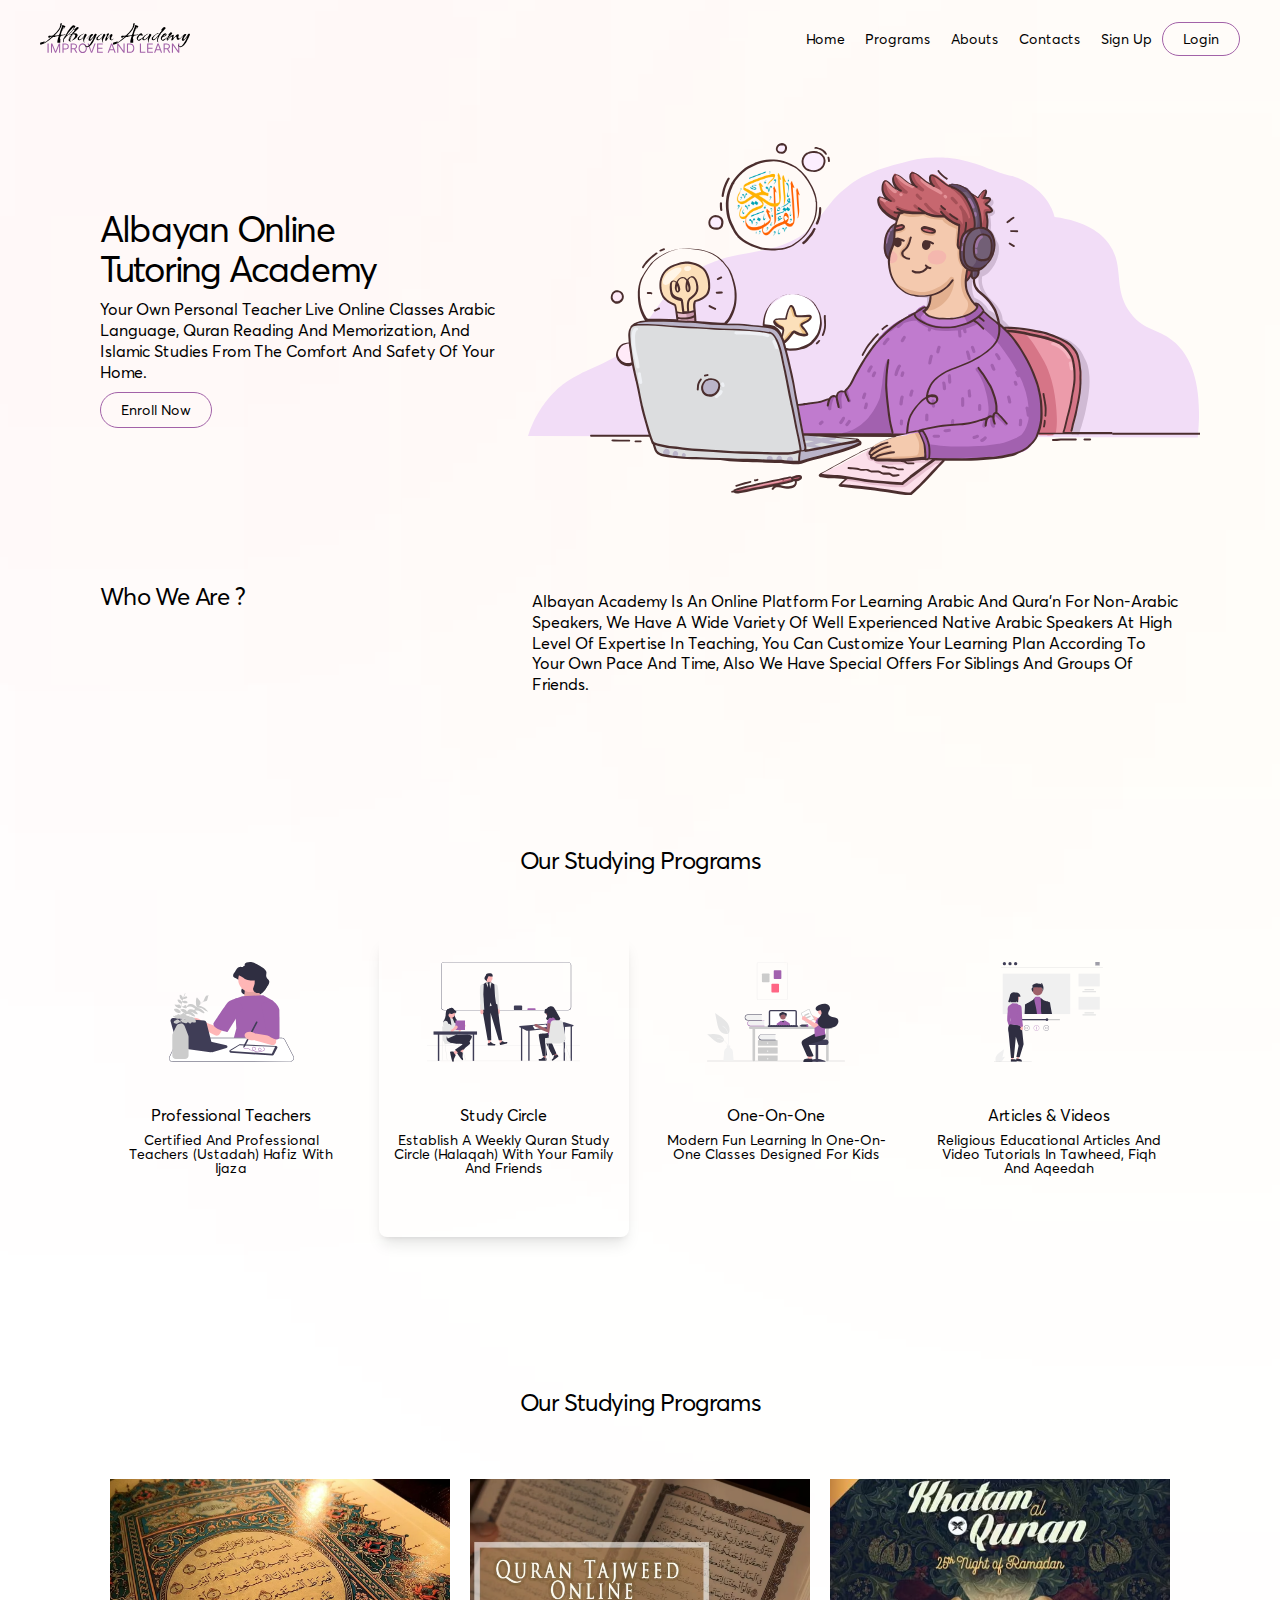
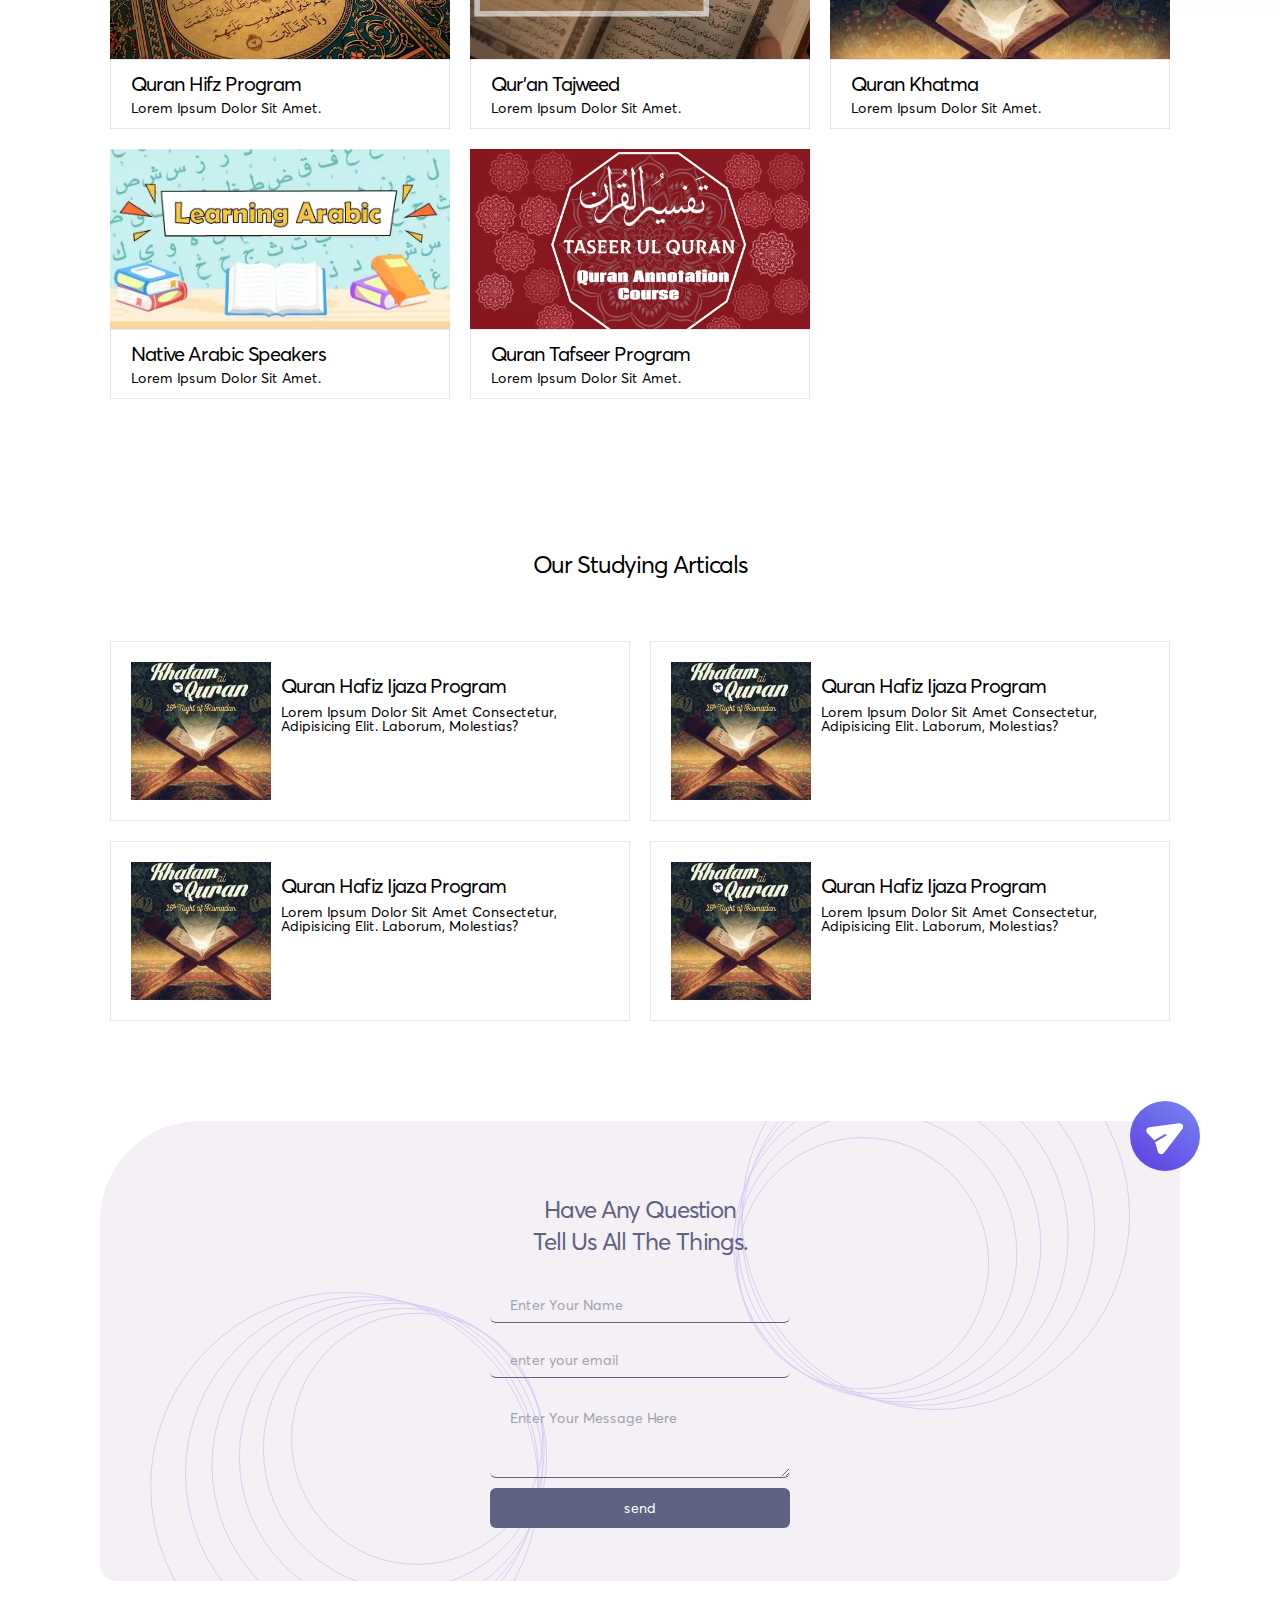
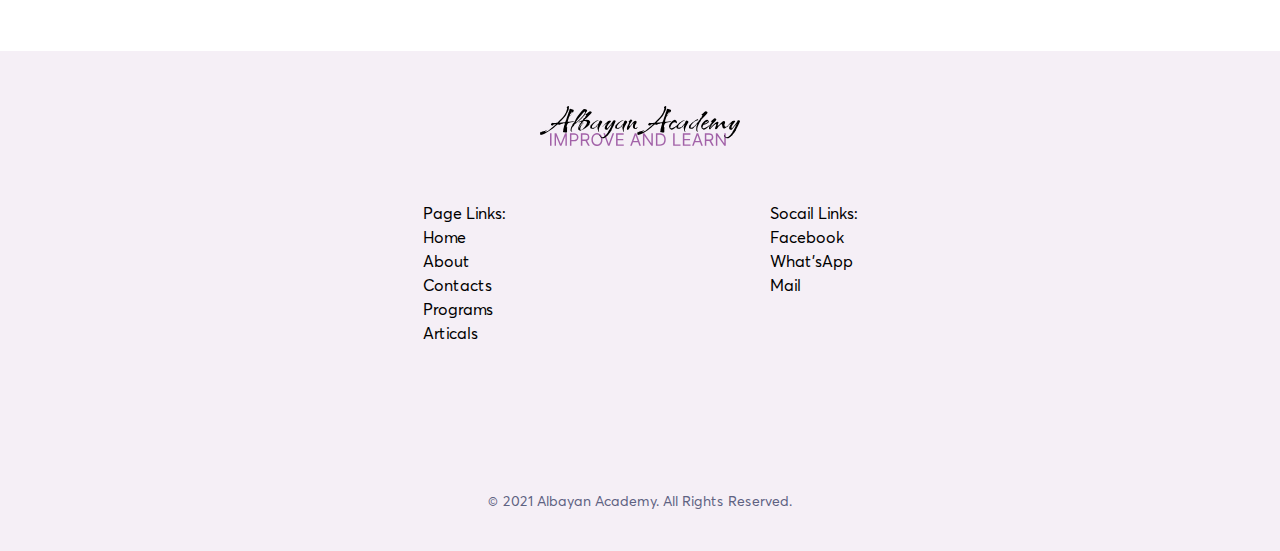
<file: public/pages/index.html>
<!DOCTYPE html>
<html lang="en">
  <head>
    <meta charset="UTF-8" />
    <meta name="viewport" content="width=device-width, initial-scale=1.0" />
    <meta
      name="description"
      content="Albayan Academy Learning Quraan, Arabic, Tafser, Tajweed, Khatma and Ejaza"
    />
    <!-- styles -->
    <link rel="stylesheet" href="../styles/style.css" />
    <!-- styles -->
    <title>Albayan Academy | Home</title>
  </head>
  <body class="overflow-x-hidden">
    <!-- navbar -->
    <nav
      class="flex items-center justify-between px-[20px] xl:px-[40px] 2xl:px-[100px] max-h-[8.5vh] h-[8.5vh] w-full overflow-hidden"
    >
      <div class="bgeffect absolute top-0 left-0 h-screen w-full"></div>
      <a
        class="h-fit max-h-fit overflow-hidden flex justify-center items-center"
        href="./index.html"
      >
        <img
          height="100%"
          width="120px"
          class="h-[fit] w-[120px] lg:w-[150px]"
          src="../images/logo.svg"
          alt="logo"
        />
      </a>
      <ul
        class="links flex items-start justify-center flex-col pl-[20vw] fixed top-0 right-[-100%] h-screen w-full bg-white md:bg-transparent md:relative md:items-center md:flex-row md:pl-0 md:h-fit md:w-fit md:right-0"
      >
        <li class="inline-block">
          <a
            class="px-[10px] leading-8 text-xl md:text-sm md:leading-normal"
            href="./index.html"
            >Home</a
          >
        </li>
        <li class="inline-block">
          <a
            class="px-[10px] leading-8 text-xl md:text-sm md:leading-normal"
            href="./programs.html"
            >Programs</a
          >
        </li>
        <li class="inline-block">
          <a
            class="px-[10px] leading-8 text-xl md:text-sm md:leading-normal"
            href="./about.html"
            >Abouts</a
          >
        </li>
        <li class="inline-block">
          <a
            class="px-[10px] leading-8 text-xl md:text-sm md:leading-normal"
            href="./contacts.html"
            >Contacts</a
          >
        </li>
        <li class="inline-block">
          <a
            class="px-[10px] leading-8 text-xl md:text-sm md:leading-normal"
            href="./createAccount.html"
            >Sign up</a
          >
        </li>
        <li class="mt-4 md:mt-0">
          <a
            class="py-[7px] px-[20px] text-xl md:text-sm border border-[var(--accent-color)] hover:text-white hover:bg-[var(--accent-color)] rounded-full transition"
            href="./login.html"
            >Login</a
          >
        </li>
      </ul>
      <div
        class="humberger h-[25px] w-[25px] select-none cursor-pointer flex items-center justify-center flex-col relative overflow-hidden before:h-[2px] before:w-[100%] before:bg-black after:h-[2px] after:w-[100%] after:bg-black before:my-[2px] after:my-[2px] md:hidden"
      ></div>
    </nav>
    <!-- navbar -->

    <!-- container -->
    <div
      class="container min-h-[calc(100vh-8.5vh)] px-[20px] xl:px-[40px] 2xl:px-[20px]"
    >
      <div
        class="section1 mt-[50px] h-fit w-full flex flex-wrap md:flex-row-reverse"
      >
        <div
          class="image h-fit w-full flex items-center justify-center my-4 md:w-[60%]"
        >
          <img height="auto" width="auto" src="../images/hero.svg" alt="hero" />
        </div>
        <div
          class="text flex items-start justify-center flex-col min-h-fit w-full py-[20px] md:p-[20px] md:w-[40%]"
        >
          <h1 class="text-[6vw] leading-none md:text-3xl xl:text-4xl">
            Albayan Online <br />
            Tutoring Academy
          </h1>
          <p
            class="py-[3vw] text-sm leading-[130%] md:text-md md:py-[10px] xl:text-[16px]"
          >
            Your Own Personal Teacher Live Online Classes Arabic Language, Quran
            Reading And Memorization, And Islamic Studies From The Comfort And
            Safety Of Your Home.
          </p>
          <a
            href="#"
            class="border border-[var(--accent-color)] py-[10px] px-[20px] text-[14px] rounded-full hover:text-white hover:bg-[var(--accent-color)] transition md:py-[10px] md:px-[20px] md:text-md"
            >Enroll Now</a
          >
        </div>
      </div>
      <!-- section 1 -->

      <div
        class="section2 mt-[50px] h-fit w-full flex flex-wrap py-[20px] md:p-[20px] lg:grid lg:grid-cols-[40%,1fr]"
      >
        <h2 class="text-[4.5vw] leading-none md:text-xl xl:text-2xl">
          Who we are ?
        </h2>
        <p
          class="py-[3vw] text-sm leading-[130%] md:text-md md:py-[10px] xl:text-[16px]"
        >
          Albayan academy is an online platform for learning Arabic and Qura'n
          for non-Arabic speakers, We have a wide variety of well experienced
          native Arabic speakers at high level of expertise in teaching, You can
          customize your learning plan according to your own pace and time, Also
          we have special offers for siblings and groups of friends.
        </p>
      </div>
      <!-- section2 -->

      <div
        class="section3ag mt-[50px] h-fit w-full grid py-[20px] mx-[auto] sm:w-[540px] md:p-[20px] md:w-[600px] lg:w-[845px] xl:w-full"
      >
        <h2
          class="text-[4.5vw] leading-none md:text-xl xl:text-2xl py-[50px] text-center w-full"
        >
          Our studying Programs
        </h2>
        <div
          class="content grid grid-cols-[1fr] sm:grid-cols-[1fr,1fr] gap-[10px] lg:grid-cols-[1fr,1fr,1fr] xl:grid-cols-[1fr,1fr,1fr,1fr]"
        >
          <div
            class="card h-[300px] w-[250px] mx-[auto] my-[10px] cursor-pointer rounded-lg"
          >
            <div class="image h-[150px] flex items-center justify-center">
              <img
                height="100px"
                width="auto"
                class="h-[100px]"
                src="../images/teachers.svg"
                alt="advantages"
              />
            </div>
            <div class="p-[10px] items-center text-center">
              <p class="text-md text-center py-[10px] w-full">
                Professional Teachers
              </p>
              <p class="text-sm leading-none">
                Certified and Professional teachers (Ustadah) Hafiz with Ijaza
              </p>
            </div>
          </div>
          <div
            class="card h-[300px] w-[250px] mx-[auto] my-[10px] cursor-pointer rounded-lg shadow-lg"
          >
            <div class="image h-[150px] flex items-center justify-center">
              <img
                height="100px"
                width="auto"
                class="h-[100px]"
                src="../images/study-circle.svg"
                alt="advantages"
              />
            </div>
            <div class="p-[10px] items-center text-center">
              <p class="text-md text-center py-[10px] w-full">Study Circle</p>
              <p class="text-sm leading-none">
                Establish a weekly Quran study circle (Halaqah) with your family
                and friends
              </p>
            </div>
          </div>
          <div
            class="card h-[300px] w-[250px] mx-[auto] my-[10px] cursor-pointer rounded-lg"
          >
            <div class="image h-[150px] flex items-center justify-center">
              <img
                height="100px"
                width="auto"
                class="h-[100px]"
                src="../images/one-on-one.svg"
                alt="advantages"
              />
            </div>
            <div class="p-[10px] items-center text-center">
              <p class="text-md text-center py-[10px] w-full">One-on-One</p>
              <p class="text-sm leading-none">
                Modern fun learning in One-on-One classes designed for kids
              </p>
            </div>
          </div>
          <div
            class="card h-[300px] w-[250px] mx-[auto] my-[10px] cursor-pointer rounded-lg"
          >
            <div class="image h-[150px] flex items-center justify-center">
              <img
                height="100px"
                width="auto"
                class="h-[100px]"
                src="../images/tutorials.svg"
                alt="advantages"
              />
            </div>
            <div class="p-[10px] items-center text-center">
              <p class="text-md text-center py-[10px] w-full">
                Articles & Videos
              </p>
              <p class="text-sm leading-none">
                Religious educational articles and video tutorials in Tawheed,
                Fiqh and Aqeedah
              </p>
            </div>
          </div>
        </div>
      </div>

      <!-- section3 -->

      <div
        class="section4 mt-[50px] h-fit w-full grid flex-wrap py-[20px] md:p-[20px]"
      >
        <h2
          class="text-[4.5vw] leading-none md:text-xl xl:text-2xl py-[50px] text-center w-full"
        >
          Our studying Programs
        </h2>
        <div
          class="content grid grid-cols-[1fr] sm:grid-cols-[1fr,1fr] lg:grid-cols-[1fr,1fr,1fr]"
        >
          <div class="card h-[250px] m-[10px] cursor-pointer">
            <div class="image h-[180px] w-full">
              <img
                height="180px"
                width="auto"
                class="h-[180px] w-full object-cover object-top"
                src="../images/learn.avif"
                alt="programs images"
              />
            </div>
            <div
              class="text h-[70px] w-full py-[2px] px-[20px] flex items-start justify-center flex-col border"
            >
              <h3 class="text-md lg:text-xl">Quran Hifz Program</h3>
              <p class="text-sm">Lorem ipsum dolor sit amet.</p>
            </div>
          </div>
          <div class="card h-[250px] m-[10px] cursor-pointer">
            <div class="image h-[180px] w-full">
              <img
                height="180px"
                width="auto"
                class="h-[180px] w-full object-cover object-top"
                src="../images/tajweed.avif"
                alt="programs images"
              />
            </div>
            <div
              class="text h-[70px] w-full py-[2px] px-[20px] flex items-start justify-center flex-col border"
            >
              <h3 class="text-md lg:text-xl">Qur'an Tajweed</h3>
              <p class="text-sm">Lorem ipsum dolor sit amet.</p>
            </div>
          </div>
          <div class="card h-[250px] m-[10px] cursor-pointer">
            <div class="image h-[180px] w-full">
              <img
                height="180px"
                width="auto"
                class="h-[180px] w-full object-cover object-top"
                src="../images/khatma.avif"
                alt="programs images"
              />
            </div>
            <div
              class="text h-[70px] w-full py-[2px] px-[20px] flex items-start justify-center flex-col border"
            >
              <h3 class="text-md lg:text-xl">Quran Khatma</h3>
              <p class="text-sm">Lorem ipsum dolor sit amet.</p>
            </div>
          </div>
          <div class="card h-[250px] m-[10px] cursor-pointer">
            <div class="image h-[180px] w-full">
              <img
                height="180px"
                width="auto"
                class="h-[180px] w-full object-cover object-top"
                src="../images/Learning-Arabic-1.avif"
                alt="programs images"
              />
            </div>
            <div
              class="text h-[70px] w-full py-[2px] px-[20px] flex items-start justify-center flex-col border"
            >
              <h3 class="text-md lg:text-xl">Native Arabic Speakers</h3>
              <p class="text-sm">Lorem ipsum dolor sit amet.</p>
            </div>
          </div>
          <div class="card h-[250px] m-[10px] cursor-pointer">
            <div class="image h-[180px] w-full">
              <img
                height="180px"
                width="auto"
                class="h-[180px] w-full object-cover object-top"
                src="../images/tafseer.avif"
                alt="programs images"
              />
            </div>
            <div
              class="text h-[70px] w-full py-[2px] px-[20px] flex items-start justify-center flex-col border"
            >
              <h3 class="text-md lg:text-xl">Quran tafseer Program</h3>
              <p class="text-sm">Lorem ipsum dolor sit amet.</p>
            </div>
          </div>
        </div>
      </div>
      <!-- section4 -->

      <div
        class="section5 mt-[50px] h-fit w-full grid flex-wrap py-[20px] md:p-[20px]"
      >
        <h2
          class="text-[4.5vw] leading-none md:text-xl xl:text-2xl py-[50px] text-center w-full"
        >
          Our studying Articals
        </h2>
        <div class="content grid grid-cols-[1fr] lg:grid-cols-[1fr,1fr]">
          <div
            class="card border min-h-[260px] m-[10px] sm:grid sm:grid-cols-[140px,1fr] sm:min-h-[180px] sm:p-[20px] cursor-pointer"
          >
            <div class="image h-[180px] sm:h-full w-full">
              <img
                height="180px"
                width="auto"
                class="h-[180px] sm:h-full w-full object-cover object-top"
                src="../images/khatma.avif"
                alt="programs images"
              />
            </div>
            <div
              class="text min-h-[70px] w-full py-[2px] px-[10px] flex items-start justify-center flex-col sm:justify-start sm:py-[10px]"
            >
              <h3 class="text-md lg:text-xl leading-none pb-[5px]">
                Quran Hafiz Ijaza Program
              </h3>
              <p class="text-sm leading-none">
                Lorem ipsum dolor sit amet consectetur, adipisicing elit.
                Laborum, molestias?
              </p>
            </div>
          </div>
          <div
            class="card border min-h-[260px] m-[10px] sm:grid sm:grid-cols-[140px,1fr] sm:min-h-[180px] sm:p-[20px] cursor-pointer"
          >
            <div class="image h-[180px] sm:h-full w-full">
              <img
                height="180px"
                width="auto"
                class="h-[180px] sm:h-full w-full object-cover object-top"
                src="../images/khatma.avif"
                alt="programs images"
              />
            </div>
            <div
              class="text min-h-[70px] w-full py-[2px] px-[10px] flex items-start justify-center flex-col sm:justify-start sm:py-[10px]"
            >
              <h3 class="text-md lg:text-xl leading-none pb-[5px]">
                Quran Hafiz Ijaza Program
              </h3>
              <p class="text-sm leading-none">
                Lorem ipsum dolor sit amet consectetur, adipisicing elit.
                Laborum, molestias?
              </p>
            </div>
          </div>
          <div
            class="card border min-h-[260px] m-[10px] sm:grid sm:grid-cols-[140px,1fr] sm:min-h-[180px] sm:p-[20px] cursor-pointer"
          >
            <div class="image h-[180px] sm:h-full w-full">
              <img
                height="180px"
                width="auto"
                class="h-[180px] sm:h-full w-full object-cover object-top"
                src="../images/khatma.avif"
                alt="programs images"
              />
            </div>
            <div
              class="text min-h-[70px] w-full py-[2px] px-[10px] flex items-start justify-center flex-col sm:justify-start sm:py-[10px]"
            >
              <h3 class="text-md lg:text-xl leading-none pb-[5px]">
                Quran Hafiz Ijaza Program
              </h3>
              <p class="text-sm leading-none">
                Lorem ipsum dolor sit amet consectetur, adipisicing elit.
                Laborum, molestias?
              </p>
            </div>
          </div>
          <div
            class="card border min-h-[260px] m-[10px] sm:grid sm:grid-cols-[140px,1fr] sm:min-h-[180px] sm:p-[20px] cursor-pointer"
          >
            <div class="image h-[180px] sm:h-full w-full">
              <img
                height="180px"
                width="auto"
                class="h-[180px] sm:h-full w-full object-cover object-top"
                src="../images/khatma.avif"
                alt="programs images"
              />
            </div>
            <div
              class="text min-h-[70px] w-full py-[2px] px-[10px] flex items-start justify-center flex-col sm:justify-start sm:py-[10px]"
            >
              <h3 class="text-md lg:text-xl leading-none pb-[5px]">
                Quran Hafiz Ijaza Program
              </h3>
              <p class="text-sm leading-none">
                Lorem ipsum dolor sit amet consectetur, adipisicing elit.
                Laborum, molestias?
              </p>
            </div>
          </div>
        </div>
      </div>
      <!-- section5 -->

      <!-- section6 -->
      <div
        class="section6 my-[50px] h-[400px] sm:h-[500px] w-full py-[20px] sm:p-[20px] relative"
      >
        <img
          height="40px"
          width="40px"
          class="absolute top-0 right-[5px] sm:right-0 z-10 md:h-[70px] md:w-[70px]"
          src="../images/send.svg"
          alt="icon"
        />
        <div
          class="content h-full w-full sm:bg-[#f5eff6] rounded-2xl rounded-tl-[100px] flex items-center justify-center flex-col overflow-hidden before:hidden after:hidden sm:before:flex sm:after:flex"
        >
          <h4
            class="text-[#5e6282] text-[4.5vw] md:text-xl xl:text-2xl py-[20px] leading-none text-center"
          >
            Have any question <br />
            tell us all the things.
          </h4>
          <form
            class="flex items-center justify-center flex-col px-[20px] sm:px-0 w-full sm:w-[300px] z-10"
          >
            <input
              class="h-[35px] text-sm capitalize w-full bg-transparent border-0 border-[#5e6282] my-[10px] px-[20px] outline-none border-b-[1px] rounded-md border-b-[#5e6282]"
              type="text"
              id="userName"
              placeholder="Enter your name"
              autocomplete="on"
            />
            <input
              class="h-[35px] text-sm lowercase w-full bg-transparent border-0 border-[#5e6282] my-[10px] px-[20px] outline-none border-b-[1px] rounded-md border-b-[#5e6282]"
              type="email"
              id="userEmail"
              placeholder="Enter your email"
              autocomplete="on"
            />
            <textarea
              class="h-[80px] text-sm capitalize w-full bg-transparent border-0 border-[#5e6282] my-[10px] px-[20px] py-[10px] outline-none border-b-[1px] rounded-md border-b-[#5e6282]"
              id="userMessage"
              placeholder="Enter your message here"
            ></textarea>
            <button
              class="cursor-pointer bg-[#5e6282] w-full h-[40px] rounded-md text-white text-sm"
              value="submit"
            >
              send
            </button>
          </form>
        </div>
      </div>
    </div>
    <!-- sec 6 -->

    <footer class="footer w-full h-[500px] bg-[#f5eff6]">
      <div
        class="image h-[150px] flex items-center justify-center w-[200px] mx-[auto]"
      >
        <img height="150px" width="auto" src="../images/logo.svg" alt="logo" />
      </div>
      <div class="content h-[250px] flex">
        <ul>
          <li>Page links:</li>
          <li>Home</li>
          <li>About</li>
          <li>contacts</li>
          <li>programs</li>
          <li>Articals</li>
        </ul>
        <ul>
          <li>socail links:</li>
          <li>facebook</li>
          <li>What'sApp</li>
          <li>Mail</li>
        </ul>
      </div>
      <p
        class="text-[#5e6282] text-sm h-[100px] w-full flex items-center justify-center"
      >
        &copy; 2021 Albayan Academy. All rights reserved.
      </p>
    </footer>
    <!-- container -->

    <!-- script -->
    <script src="../js/main.js"></script>
    <!-- script -->
  </body>
</html>
</file>
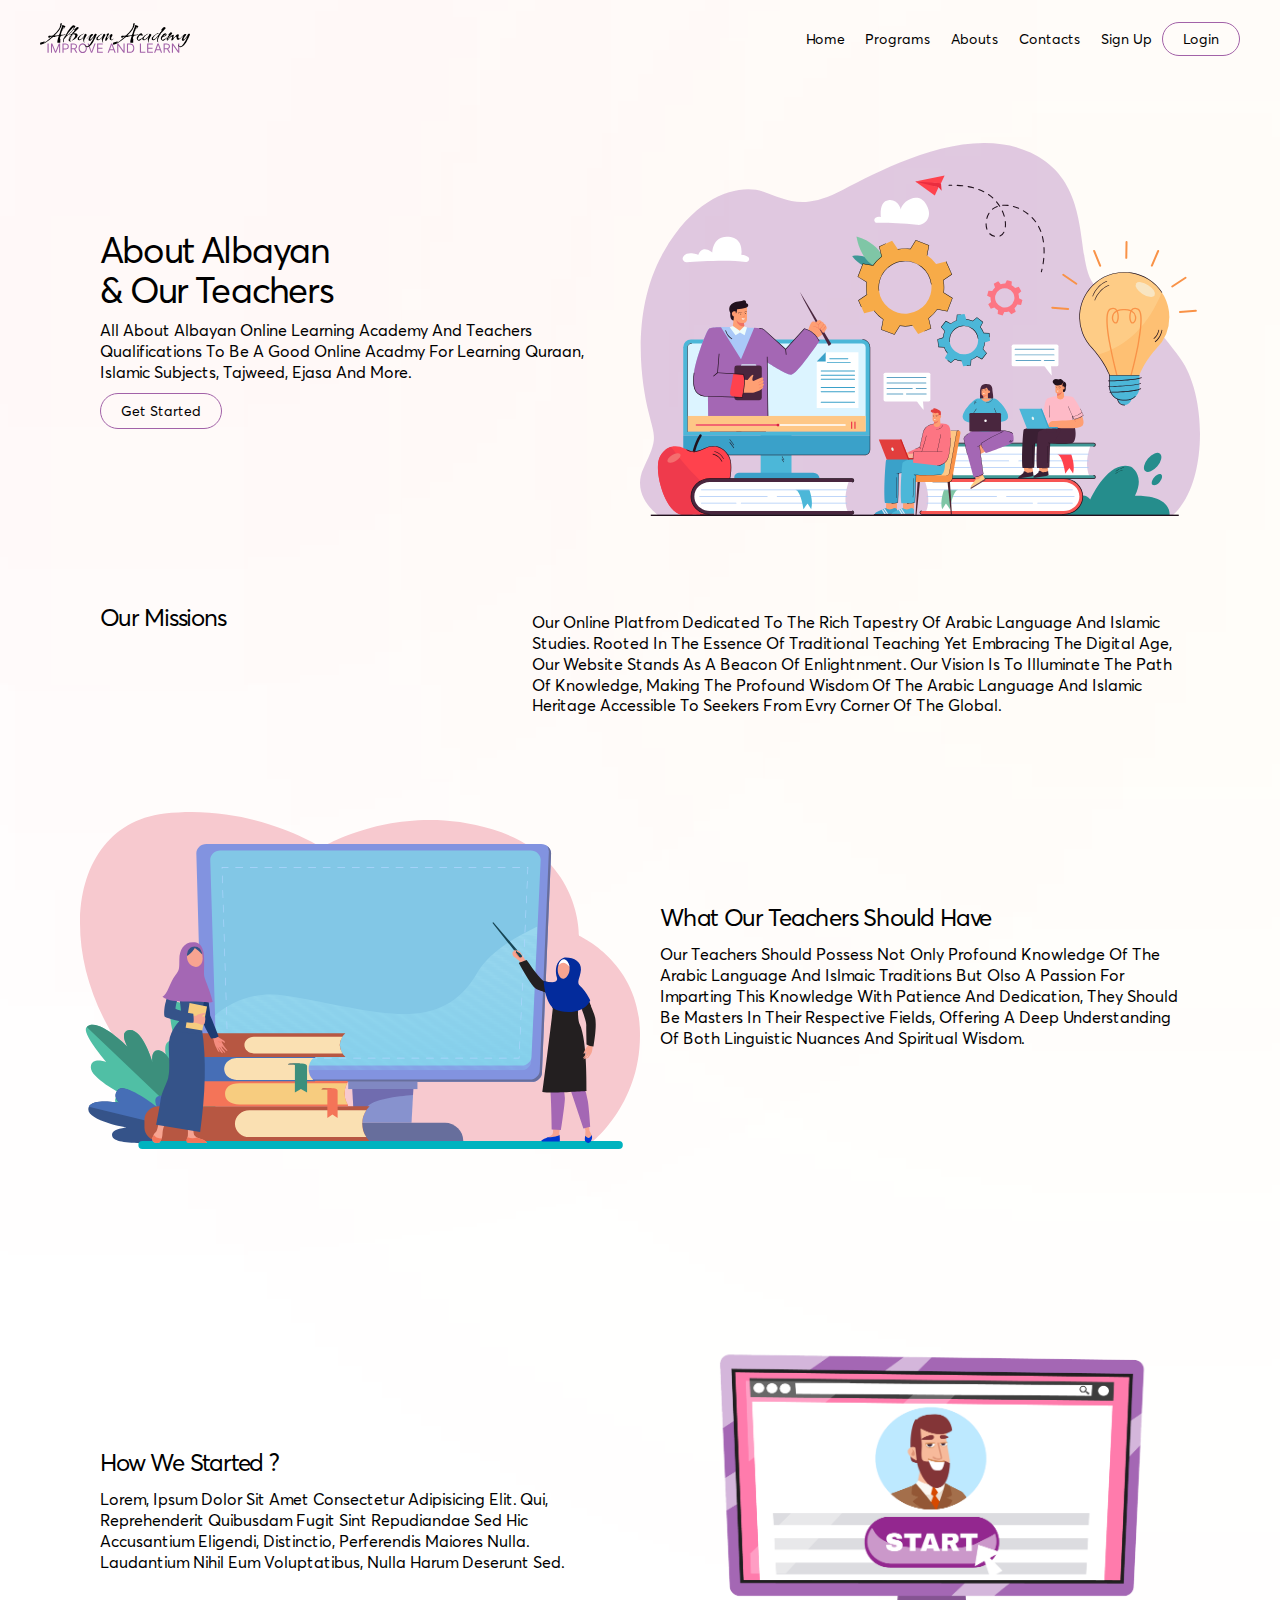
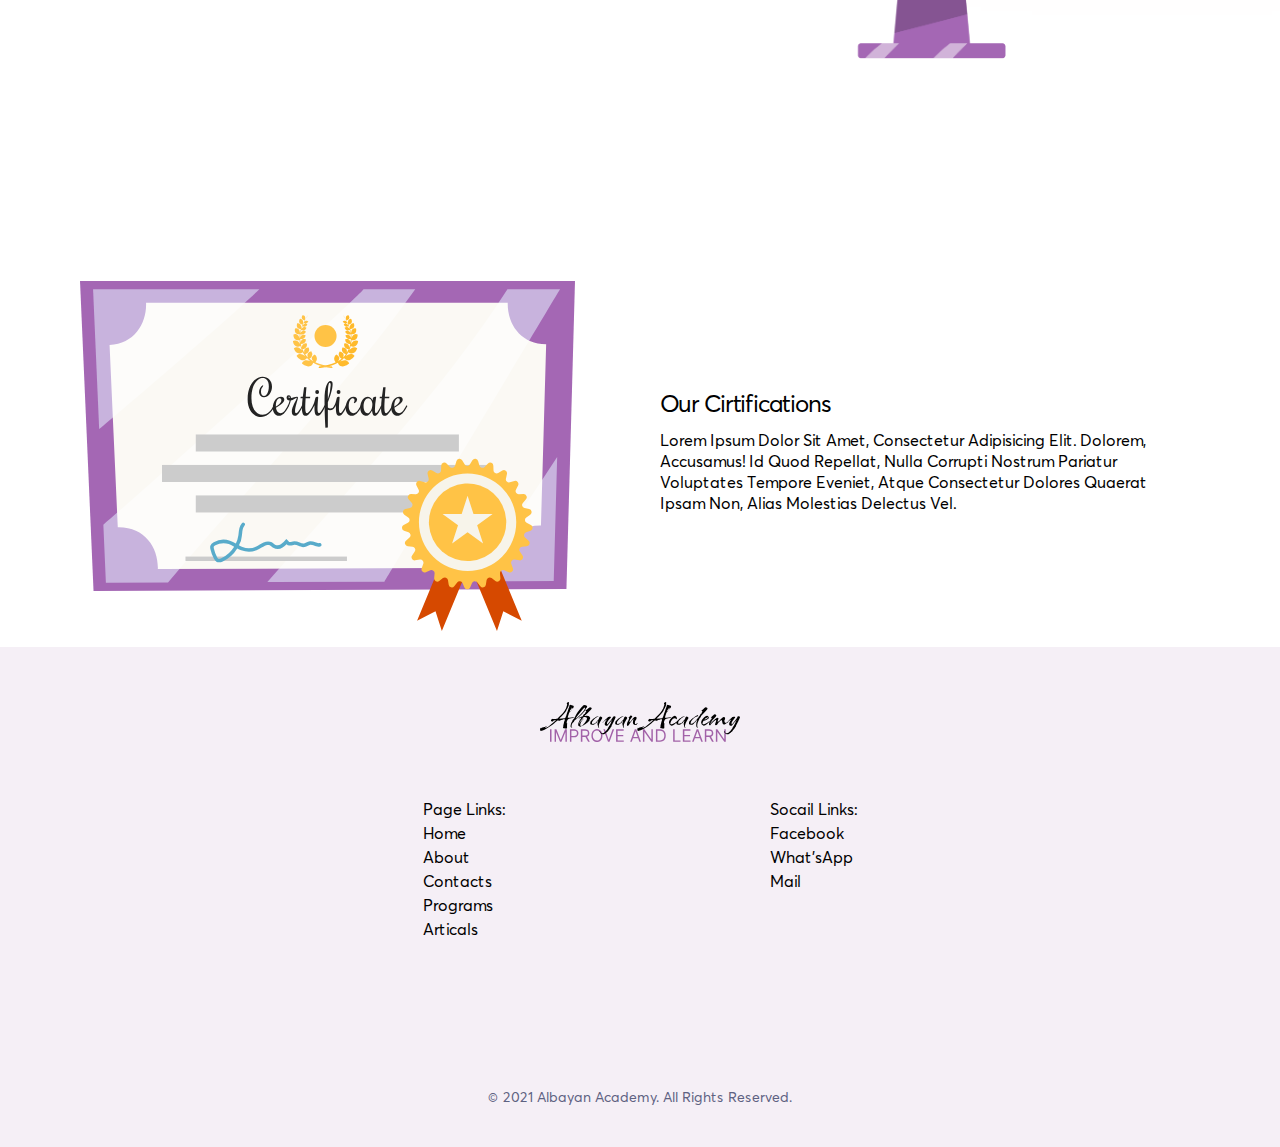
<file: public/pages/about.html>
<!DOCTYPE html>
<html lang="en">
  <head>
    <meta charset="UTF-8" />
    <meta name="viewport" content="width=device-width, initial-scale=1.0" />
    <meta
      name="description"
      content="Albayan Academy Learning Quraan, Arabic, Tafser, Tajweed, Khatma and Ejaza"
    />
    <!-- styles -->
    <link rel="stylesheet" href="../styles/style.css" />
    <!-- styles -->
    <title>Albayan Academy | Home</title>
  </head>
  <body class="overflow-x-hidden">
    <!-- navbar -->
    <nav
      class="flex items-center justify-between px-[20px] xl:px-[40px] 2xl:px-[100px] max-h-[8.5vh] h-[8.5vh] w-full overflow-hidden"
    >
      <div class="bgeffect absolute top-0 left-0 h-screen w-full"></div>
      <a
        class="h-fit max-h-fit overflow-hidden flex justify-center items-center"
        href="./index.html"
      >
        <img
          height="100%"
          width="120px"
          class="h-[fit] w-[120px] lg:w-[150px]"
          src="../images/logo.svg"
          alt="logo"
        />
      </a>
      <ul
        class="links flex items-start justify-center flex-col pl-[20vw] fixed top-0 right-[-100%] h-screen w-full bg-white md:bg-transparent md:relative md:items-center md:flex-row md:pl-0 md:h-fit md:w-fit md:right-0"
      >
        <li class="inline-block">
          <a
            class="px-[10px] leading-8 text-xl md:text-sm md:leading-normal"
            href="./index.html"
            >Home</a
          >
        </li>
        <li class="inline-block">
          <a
            class="px-[10px] leading-8 text-xl md:text-sm md:leading-normal"
            href="./programs.html"
            >Programs</a
          >
        </li>
        <li class="inline-block">
          <a
            class="px-[10px] leading-8 text-xl md:text-sm md:leading-normal"
            href="./about.html"
            >Abouts</a
          >
        </li>
        <li class="inline-block">
          <a
            class="px-[10px] leading-8 text-xl md:text-sm md:leading-normal"
            href="./contacts.html"
            >Contacts</a
          >
        </li>
        <li class="inline-block">
          <a
            class="px-[10px] leading-8 text-xl md:text-sm md:leading-normal"
            href="./createAccount.html"
            >Sign up</a
          >
        </li>
        <li class="mt-4 md:mt-0">
          <a
            class="py-[7px] px-[20px] text-xl md:text-sm border border-[var(--accent-color)] hover:text-white hover:bg-[var(--accent-color)] rounded-full transition"
            href="./login.html"
            >Login</a
          >
        </li>
      </ul>
      <div
        class="humberger h-[25px] w-[25px] select-none cursor-pointer flex items-center justify-center flex-col relative overflow-hidden before:h-[2px] before:w-[100%] before:bg-black after:h-[2px] after:w-[100%] after:bg-black before:my-[2px] after:my-[2px] md:hidden"
      ></div>
    </nav>
    <!-- navbar -->

    <!-- container -->
    <div
      class="container min-h-[calc(100vh-8.5vh)] px-[20px] xl:px-[40px] 2xl:px-[20px]"
    >
      <div
        class="section1 mt-[50px] h-fit w-full flex flex-wrap md:flex-row-reverse"
      >
        <div
          class="image h-fit w-full flex items-center justify-center md:justify-start my-4 md:w-[50%]"
        >
          <img
            height="auto"
            width="auto"
            src="../images/about.svg"
            alt="hero about"
          />
        </div>
        <div
          class="text flex items-start justify-center flex-col min-h-fit w-full py-[20px] md:p-[20px] md:w-[50%]"
        >
          <h1 class="text-[6vw] leading-none md:text-3xl xl:text-4xl">
            About Albayan <br />
            & Our Teachers
          </h1>
          <p
            class="py-[3vw] text-sm leading-[130%] md:text-md md:py-[10px] xl:text-[16px]"
          >
            All about Albayan Online Learning Academy and teachers
            qualifications to be a good online acadmy for learning Quraan,
            Islamic subjects, Tajweed, ejasa and more.
          </p>
          <a
            href="#"
            class="border border-[var(--accent-color)] py-[10px] px-[20px] text-[14px] rounded-full hover:text-white hover:bg-[var(--accent-color)] transition md:py-[10px] md:px-[20px] md:text-md"
            >Get started</a
          >
        </div>
      </div>
      <!-- section 1 -->

      <div
        class="section2 mt-[50px] h-fit w-full flex flex-wrap py-[20px] md:p-[20px] lg:grid lg:grid-cols-[40%,1fr]"
      >
        <h2 class="text-[4.5vw] leading-none md:text-xl xl:text-2xl">
          Our missions
        </h2>
        <p
          class="py-[3vw] text-sm leading-[130%] md:text-md md:py-[10px] xl:text-[16px]"
        >
          our online platfrom dedicated to the rich tapestry of Arabic language
          and Islamic studies. Rooted in the essence of traditional teaching yet
          embracing the digital age, our website stands as a beacon of
          enlightnment. Our vision is to illuminate the path of knowledge,
          making the profound wisdom of the Arabic language and Islamic heritage
          accessible to seekers from evry corner of the global.
        </p>
      </div>
      <!-- section2 -->

      <div
        class="section1 mt-[50px] h-fit w-full flex flex-wrap flex-col-reverse md:flex-row-reverse"
      >
        <div
          class="text flex items-start justify-center flex-col min-h-fit w-full py-[20px] md:p-[20px] md:w-[50%]"
        >
          <h1 class="text-[4.5vw] leading-none md:text-xl xl:text-2xl">
            What our teachers should have
          </h1>
          <p
            class="py-[3vw] text-sm leading-[130%] md:text-md md:py-[10px] xl:text-[16px]"
          >
            Our teachers should possess not only profound knowledge of the
            Arabic language and Islmaic traditions but olso a passion for
            imparting this knowledge with patience and dedication, They should
            be masters in their respective fields, offering a deep understanding
            of both linguistic nuances and spiritual wisdom.
          </p>
        </div>
        <div
          class="image h-fit w-full flex items-center justify-center md:justify-start my-4 md:w-[50%]"
        >
          <img
            height="auto"
            width="auto"
            src="../images/teachersboard.svg"
            alt="image"
          />
        </div>
      </div>
      <!-- section3 -->

      <div
        class="section1 mt-[50px] h-fit w-full flex flex-wrap md:flex-row-reverse"
      >
        <div
          class="image h-fit w-full flex items-center justify-center md:justify-start my-4 md:w-[50%]"
        >
          <img src="../images/started.svg" alt="image" />
        </div>
        <div
          class="text flex items-start justify-center flex-col min-h-fit w-full py-[20px] md:p-[20px] md:w-[50%]"
        >
          <h1 class="text-[4.5vw] leading-none md:text-xl xl:text-2xl">
            How we started ?
          </h1>
          <p
            class="py-[3vw] text-sm leading-[130%] md:text-md md:py-[10px] xl:text-[16px]"
          >
            Lorem, ipsum dolor sit amet consectetur adipisicing elit. Qui,
            reprehenderit quibusdam fugit sint repudiandae sed hic accusantium
            eligendi, distinctio, perferendis maiores nulla. Laudantium nihil
            eum voluptatibus, nulla harum deserunt sed.
          </p>
        </div>
      </div>
      <!-- section4 -->

      <div
        class="section1 mt-[50px] h-fit w-full flex flex-wrap flex-col-reverse md:flex-row-reverse"
      >
        <div
          class="text flex items-start justify-center flex-col min-h-fit w-full py-[20px] md:p-[20px] md:w-[50%]"
        >
          <h1 class="text-[4.5vw] leading-none md:text-xl xl:text-2xl">
            Our cirtifications
          </h1>
          <p
            class="py-[3vw] text-sm leading-[130%] md:text-md md:py-[10px] xl:text-[16px]"
          >
            Lorem ipsum dolor sit amet, consectetur adipisicing elit. Dolorem,
            accusamus! Id quod repellat, nulla corrupti nostrum pariatur
            voluptates tempore eveniet, atque consectetur dolores quaerat ipsam
            non, alias molestias delectus vel.
          </p>
        </div>
        <div
          class="image h-fit w-full flex items-center justify-center md:justify-start my-4 md:w-[50%]"
        >
          <img
            height="auto"
            width="auto"
            src="../images/certificate.svg"
            alt="hero about"
          />
        </div>
      </div>
      <!-- sec 6 -->
    </div>

    <footer class="footer w-full h-[500px] bg-[#f5eff6]">
      <div
        class="image h-[150px] flex items-center justify-center w-[200px] mx-[auto]"
      >
        <img height="150px" width="auto" src="../images/logo.svg" alt="logo" />
      </div>
      <div class="content h-[250px] flex">
        <ul>
          <li>Page links:</li>
          <li>Home</li>
          <li>About</li>
          <li>contacts</li>
          <li>programs</li>
          <li>Articals</li>
        </ul>
        <ul>
          <li>socail links:</li>
          <li>facebook</li>
          <li>What'sApp</li>
          <li>Mail</li>
        </ul>
      </div>
      <p
        class="text-[#5e6282] text-sm h-[100px] w-full flex items-center justify-center"
      >
        &copy; 2021 Albayan Academy. All rights reserved.
      </p>
    </footer>
    <!-- container -->

    <!-- script -->
    <script src="../js/main.js"></script>
    <!-- script -->
  </body>
</html>
</file>
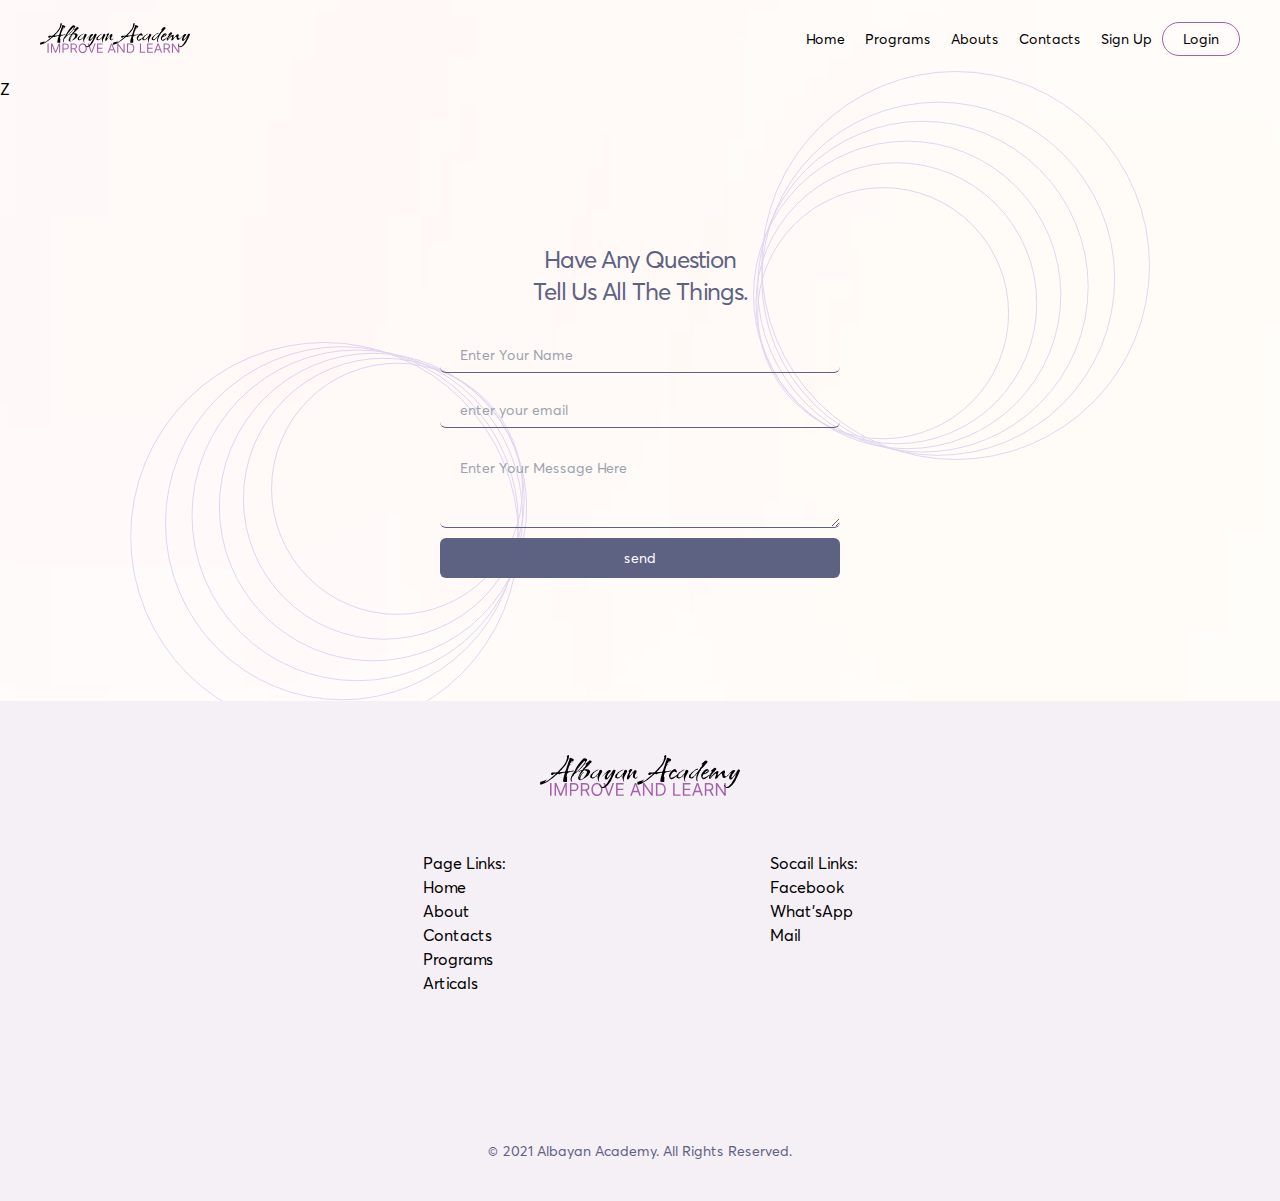
<file: public/pages/contacts.html>
<!DOCTYPE html>
<html lang="en">
  <head>
    <meta charset="UTF-8" />
    <meta name="viewport" content="width=device-width, initial-scale=1.0" />
    <meta
      name="description"
      content="Albayan Academy Learning Quraan, Arabic, Tafser, Tajweed, Khatma and Ejaza"
    />
    <!-- styles -->
    <link rel="stylesheet" href="../styles/style.css" />
    <!-- styles -->
    <title>Albayan Academy | Home</title>
  </head>
  <body class="overflow-x-hidden">
    <nav
      class="flex items-center justify-between px-[20px] xl:px-[40px] 2xl:px-[100px] max-h-[8.5vh] h-[8.5vh] w-full overflow-hidden"
    >
      <div class="bgeffect absolute top-0 left-0 h-screen w-full"></div>
      <a
        class="h-fit max-h-fit overflow-hidden flex justify-center items-center"
        href="./index.html"
      >
        <img
          height="100%"
          width="120px"
          class="h-[fit] w-[120px] lg:w-[150px]"
          src="../images/logo.svg"
          alt="logo"
        />
      </a>
      <ul
        class="links flex items-start justify-center flex-col pl-[20vw] fixed top-0 right-[-100%] h-screen w-full bg-white md:bg-transparent md:relative md:items-center md:flex-row md:pl-0 md:h-fit md:w-fit md:right-0 z-10"
      >
        <li class="inline-block">
          <a
            class="px-[10px] leading-8 text-xl md:text-sm md:leading-normal"
            href="./index.html"
            >Home</a
          >
        </li>
        <li class="inline-block">
          <a
            class="px-[10px] leading-8 text-xl md:text-sm md:leading-normal"
            href="./programs.html"
            >Programs</a
          >
        </li>
        <li class="inline-block">
          <a
            class="px-[10px] leading-8 text-xl md:text-sm md:leading-normal"
            href="./about.html"
            >Abouts</a
          >
        </li>
        <li class="inline-block">
          <a
            class="px-[10px] leading-8 text-xl md:text-sm md:leading-normal"
            href="./contacts.html"
            >Contacts</a
          >
        </li>
        <li class="inline-block">
          <a
            class="px-[10px] leading-8 text-xl md:text-sm md:leading-normal"
            href="./createAccount.html"
            >Sign up</a
          >
        </li>
        <li class="mt-4 md:mt-0">
          <a
            class="py-[7px] px-[20px] text-xl md:text-sm border border-[var(--accent-color)] hover:text-white hover:bg-[var(--accent-color)] rounded-full transition"
            href="./login.html"
            >Login</a
          >
        </li>
      </ul>
      <div
        class="humberger h-[25px] w-[25px] select-none cursor-pointer flex items-center justify-center flex-col relative overflow-hidden before:h-[2px] before:w-[100%] before:bg-black after:h-[2px] after:w-[100%] after:bg-black before:my-[2px] after:my-[2px] md:hidden z-10"
      ></div>
    </nav>
z
    <div class="container min-h-[calc(100vh-600px)]">
      <div
        class="section6 my-[50px] h-[400px] sm:h-[500px] w-full py-[20px] sm:p-[20px] relative"
      >
        <div
          class="content h-full w-full rounded-2xl rounded-tl-[100px] flex items-center justify-center flex-col before:hidden after:hidden sm:before:flex sm:after:flex before:-z-10 after:-z-10"
        >
          <h4
            class="text-[#5e6282] text-[4.5vw] md:text-xl xl:text-2xl py-[20px] leading-none text-center"
          >
            Have any question <br />
            tell us all the things.
          </h4>
          <form
            class="flex items-center justify-center flex-col px-[20px] sm:px-0 w-full sm:w-[400px]"
          >
            <input
              class="h-[35px] text-sm capitalize w-full bg-transparent border-0 border-[#5e6282] my-[10px] px-[20px] outline-none border-b-[1px] rounded-md border-b-[#5e6282]"
              type="text"
              id="userName"
              placeholder="Enter your name"
              autocomplete="on"
            />
            <input
              class="h-[35px] text-sm lowercase w-full bg-transparent border-0 border-[#5e6282] my-[10px] px-[20px] outline-none border-b-[1px] rounded-md border-b-[#5e6282]"
              type="email"
              id="userEmail"
              placeholder="Enter your email"
              autocomplete="on"
            />
            <textarea
              class="h-[80px] text-sm capitalize w-full bg-transparent border-0 border-[#5e6282] my-[10px] px-[20px] py-[10px] outline-none border-b-[1px] rounded-md border-b-[#5e6282]"
              id="userMessage"
              placeholder="Enter your message here"
            ></textarea>
            <button
              class="cursor-pointer bg-[#5e6282] w-full h-[40px] rounded-md text-white text-sm"
              value="submit"
            >
              send
            </button>
          </form>
        </div>
      </div>
    </div>

    <footer class="footer w-full h-[500px] bg-[#f5eff6]">
      <div
        class="image h-[150px] flex items-center justify-center w-[200px] mx-[auto]"
      >
        <img height="150px" width="auto" src="../images/logo.svg" alt="logo" />
      </div>
      <div class="content h-[250px] flex">
        <ul>
          <li>Page links:</li>
          <li>Home</li>
          <li>About</li>
          <li>contacts</li>
          <li>programs</li>
          <li>Articals</li>
        </ul>
        <ul>
          <li>socail links:</li>
          <li>facebook</li>
          <li>What'sApp</li>
          <li>Mail</li>
        </ul>
      </div>
      <p
        class="text-[#5e6282] text-sm h-[100px] w-full flex items-center justify-center"
      >
        &copy; 2021 Albayan Academy. All rights reserved.
      </p>
    </footer>
    <!-- container -->

    <!-- script -->
    <script src="../js/main.js"></script>
    <!-- script -->
  </body>
</html>
</file>
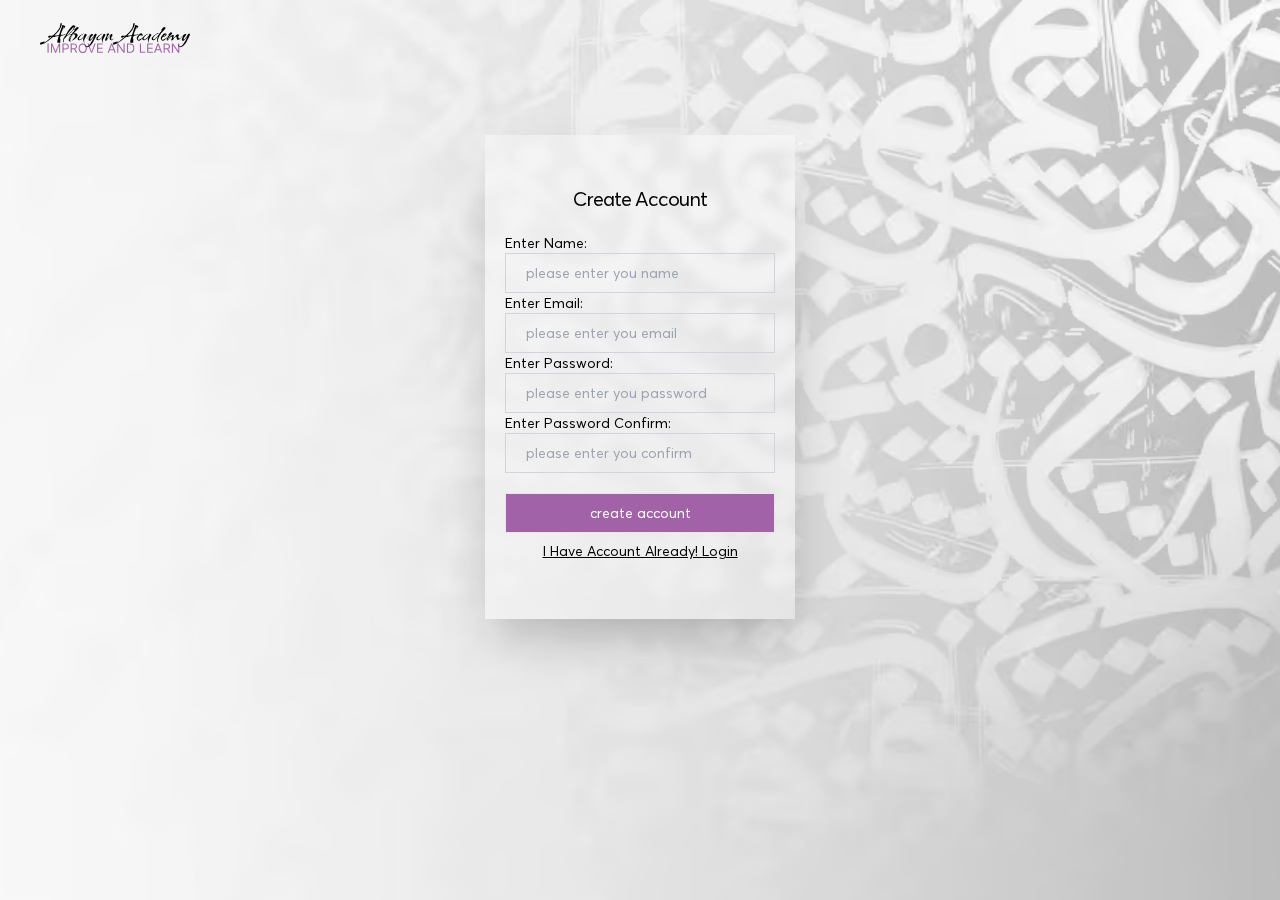
<file: public/pages/createAccount.html>
<!DOCTYPE html>
<html lang="en">
  <head>
    <meta charset="UTF-8" />
    <meta name="viewport" content="width=device-width, initial-scale=1.0" />
    <meta
      name="description"
      content="Albayan Academy Learning Quraan, Arabic, Tafser, Tajweed, Khatma and Ejaza"
    />
    <!-- styles -->
    <link rel="stylesheet" href="../styles/style.css" />
    <!-- styles -->
    <title>Albayan Academy | Create Account</title>
  </head>
  <style>
    body {
      background-image: url("../images/login.avif");
      background-repeat: no-repeat;
      background-size: cover;
      background-position: center;
    }
  </style>
  <body class="overflow-x-hidden before:hidden after:hidden">
    <!-- navbar -->
    <nav
      class="absolute top-0 left-0 flex items-center justify-between px-[20px] xl:px-[40px] 2xl:px-[100px] max-h-[8.5vh] h-[8.5vh] w-full overflow-hidden"
    >
      <div class="bgeffect absolute top-0 left-0 h-screen w-full"></div>
      <a
        class="h-fit max-h-fit overflow-hidden flex justify-center items-center"
        href="./index.html"
      >
        <img
          height="100%"
          width="120px"
          class="h-[fit] w-[120px] lg:w-[150px]"
          src="../images/logo.svg"
          alt="logo"
        />
      </a>
    </nav>
    <!-- navbar -->

    <!-- container -->
    <div class="container h-screen px-[20px] xl:px-[40px] 2xl:px-[20px]">
      <form
        class="absolute top-[15vh] left-[50%] translate-x-[-50%] backdrop-blur-sm flex flex-col justify-center items-start h-fit w-fit shadow-2xl py-[50px] px-[20px] bg-white bg-opacity-30"
      >
        <h3 class="text-center w-full text-xl pb-[20px]">create account</h3>
        <label for="name" class="text-sm">Enter name:</label>
        <input
          autocomplete="on"
          type="text"
          class="border border-gray-300 outline-none bg-transparent h-[40px] w-[270px] px-[20px] lowercase text-sm"
          id="name"
          name="name"
          placeholder="Please enter you name"
        />
        <label
          for="name"
          id="nameerr"
          class="text-red-700 text-sm display: none"
          >name error message</label
        >
        <label for="email" class="text-sm">Enter Email:</label>
        <input
          autocomplete="on"
          type="email"
          class="border border-gray-300 outline-none bg-transparent h-[40px] w-[270px] px-[20px] lowercase text-sm"
          id="email"
          name="email"
          placeholder="Please enter you email"
        />
        <label for="email" id="emailerr" class="text-red-700 text-sm"
          >email error message</label
        >
        <label for="password" class="text-sm">Enter Password:</label>
        <input
          autocomplete="on"
          type="password"
          class="border border-gray-300 outline-none bg-transparent h-[40px] w-[270px] px-[20px] lowercase text-sm"
          id="password"
          name="password"
          placeholder="Please enter you password"
        />
        <label for="password" id="passworderr" class="text-red-700 text-sm"
          >password error message</label
        >
        <label for="confirm" class="text-sm">Enter password confirm:</label>
        <input
          autocomplete="on"
          type="text"
          class="border border-gray-300 outline-none bg-transparent h-[40px] w-[270px] px-[20px] lowercase text-sm"
          id="confirm"
          name="confirm"
          placeholder="Please enter you confirm"
        />
        <label for="confirm" id="confirmerr" class="text-red-700 text-sm"
          >password error message</label
        >
        <button
          class="border outline-none bg-[var(--accent-color)] text-white h-[40px] w-[270px] px-[20px] lowercase text-sm pointer mt-5"
          type="submit"
        >
          create account
        </button>
        <a href="./login.html" class="text-sm py-2 text-center w-full underline"
          >i have account already! Login</a
        >
      </form>
    </div>

    <!-- script -->
    <script>
      let name = document.getElementById("name");
      let email = document.getElementById("email");
      let password = document.getElementById("password");
      let login = document.querySelector("button");
      let nameerr = document.getElementById("nameerr");
      let emailerr = document.getElementById("emailerr");
      let passworderr = document.getElementById("passworderr");
      let confirm = document.getElementById("confirm");
      let confirmerr = document.getElementById("confirmerr");

      nameerr.style.display = "none";
      emailerr.style.display = "none";
      passworderr.style.display = "none";
      confirmerr.style.display = "none";

      login.addEventListener("click", (e) => {
        let validInput = false;
        if (
          email.value === "" ||
          password.value === "" ||
          confirm.value === ""
        ) {
          nameerr.style.display = "flex";
          nameerr.textContent = "Name is required";
          emailerr.style.display = "flex";
          emailerr.textContent = "Email is required";
          passworderr.style.display = "flex";
          passworderr.textContent = "Password is required";
          confirmerr.style.display = "flex";
          confirmerr.textContent = "Confirm password is required";
        } else {
          emailerr.style.display = "none";
          passworderr.style.display = "none";
          confirmerr.style.display = "none";
          validInput = true;
        }

        if (validInput === false) {
          e.preventDefault();
        }
      });
    </script>
    <!-- script -->
  </body>
</html>
</file>
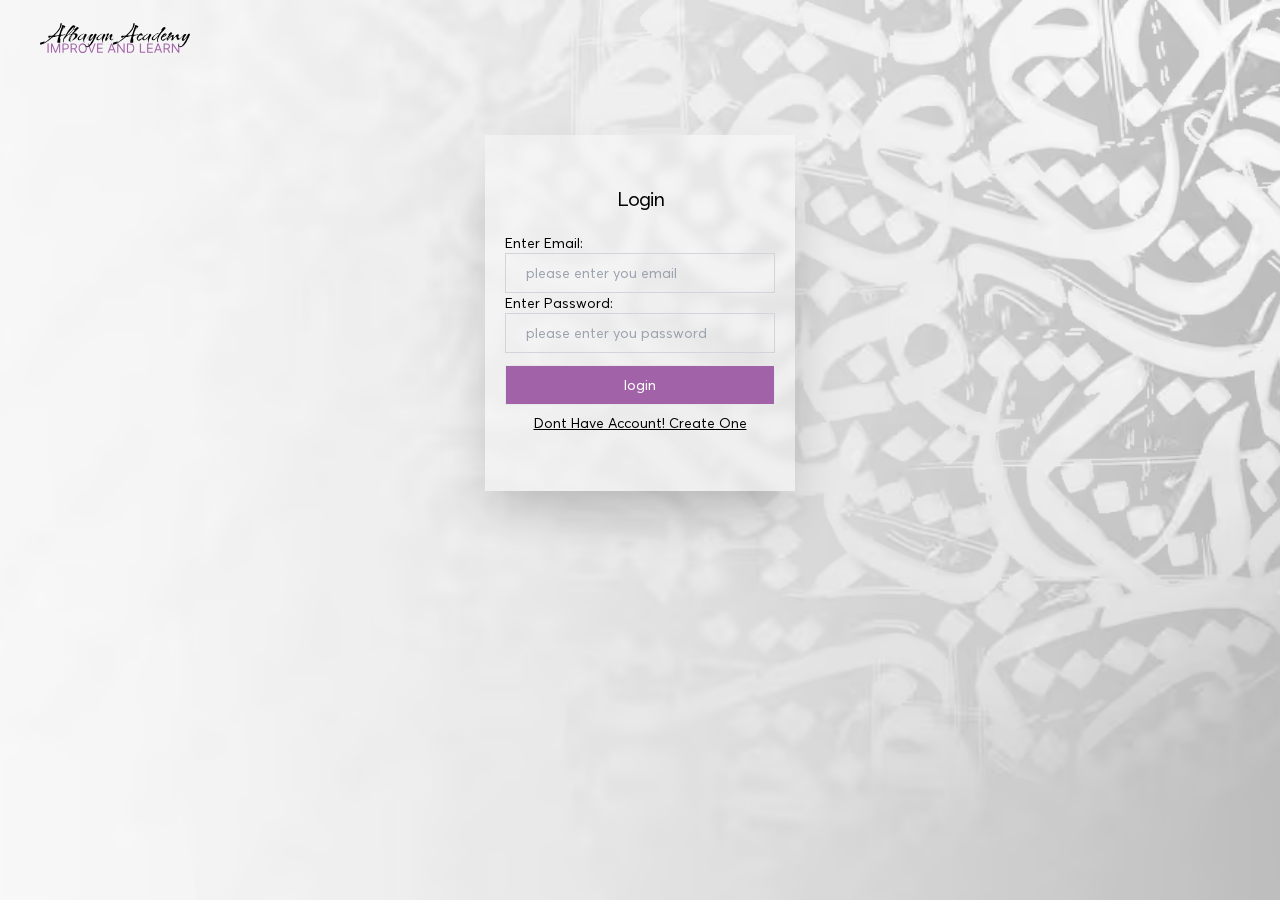
<file: public/pages/login.html>
<!DOCTYPE html>
<html lang="en">
  <head>
    <meta charset="UTF-8" />
    <meta name="viewport" content="width=device-width, initial-scale=1.0" />
    <meta
      name="description"
      content="Albayan Academy Learning Quraan, Arabic, Tafser, Tajweed, Khatma and Ejaza"
    />
    <!-- styles -->
    <link rel="stylesheet" href="../styles/style.css" />
    <!-- styles -->
    <title>Albayan Academy | Login</title>
  </head>
  <style>
    body {
      background-image: url("../images/login.avif");
      background-repeat: no-repeat;
      background-size: cover;
      background-position: center;
    }
  </style>
  <body class="overflow-x-hidden before:hidden after:hidden">
    <!-- navbar -->
    <nav
      class="absolute top-0 left-0 flex items-center justify-between px-[20px] xl:px-[40px] 2xl:px-[100px] max-h-[8.5vh] h-[8.5vh] w-full overflow-hidden"
    >
      <div class="bgeffect absolute top-0 left-0 h-screen w-full"></div>
      <a
        class="h-fit max-h-fit overflow-hidden flex justify-center items-center"
        href="./index.html"
      >
        <img
          height="100%"
          width="120px"
          class="h-[fit] w-[120px] lg:w-[150px]"
          src="../images/logo.svg"
          alt="logo"
        />
      </a>
    </nav>
    <!-- navbar -->

    <!-- container -->
    <div class="container h-screen px-[20px] xl:px-[40px] 2xl:px-[20px]">
      <form
        class="absolute top-[15vh] left-[50%] translate-x-[-50%] backdrop-blur-sm flex flex-col justify-center items-start h-fit w-fit shadow-2xl py-[50px] px-[20px] bg-white bg-opacity-30"
      >
        <h3 class="text-center w-full text-xl pb-[20px]">Login</h3>
        <label for="email" class="text-sm">Enter Email:</label>
        <input
          type="email"
          class="border border-gray-300 outline-none bg-transparent h-[40px] w-[270px] px-[20px] lowercase text-sm"
          id="email"
          name="email"
          placeholder="Please enter you email"
        />
        <label for="emailerr" id="emailerr" class="text-red-700 text-sm"
          >email error message</label
        >
        <label for="password" class="text-sm">Enter Password:</label>
        <input
          type="password"
          class="border border-gray-300 outline-none bg-transparent h-[40px] w-[270px] px-[20px] lowercase text-sm"
          id="password"
          name="password"
          placeholder="Please enter you password"
        />
        <label for="passworderr" id="passworderr" class="text-red-700 text-sm"
          >password error message</label
        >
        <button
          class="border outline-none bg-[var(--accent-color)] text-white h-[40px] w-[270px] px-[20px] lowercase text-sm pointer mt-3"
          type="submit"
        >
          Login
        </button>
        <a
          href="./createAccount.html"
          class="text-sm py-2 text-center w-full underline"
          >Dont have account! create one</a
        >
      </form>
    </div>

    <!-- script -->
    <script>
      let emailerr = document.getElementById("emailerr");
      let passworderr = document.getElementById("passworderr");
      emailerr.style.display = "none";
      passworderr.style.display = "none";

      let email = document.getElementById("email");
      let password = document.getElementById("password");
      let login = document.querySelector("button");

      login.addEventListener("click", (e) => {
        let validInput = false;
        if (email.value === "" || password.value === "") {
          emailerr.style.display = "flex";
          emailerr.textContent = "Email is required";
          passworderr.style.display = "flex";
          passworderr.textContent = "Password is required";
        } else {
          emailerr.style.display = "none";
          validInput = true;
        }

        if (validInput === false) {
          e.preventDefault();
        }
      });
    </script>
    <!-- script -->
  </body>
</html>
</file>
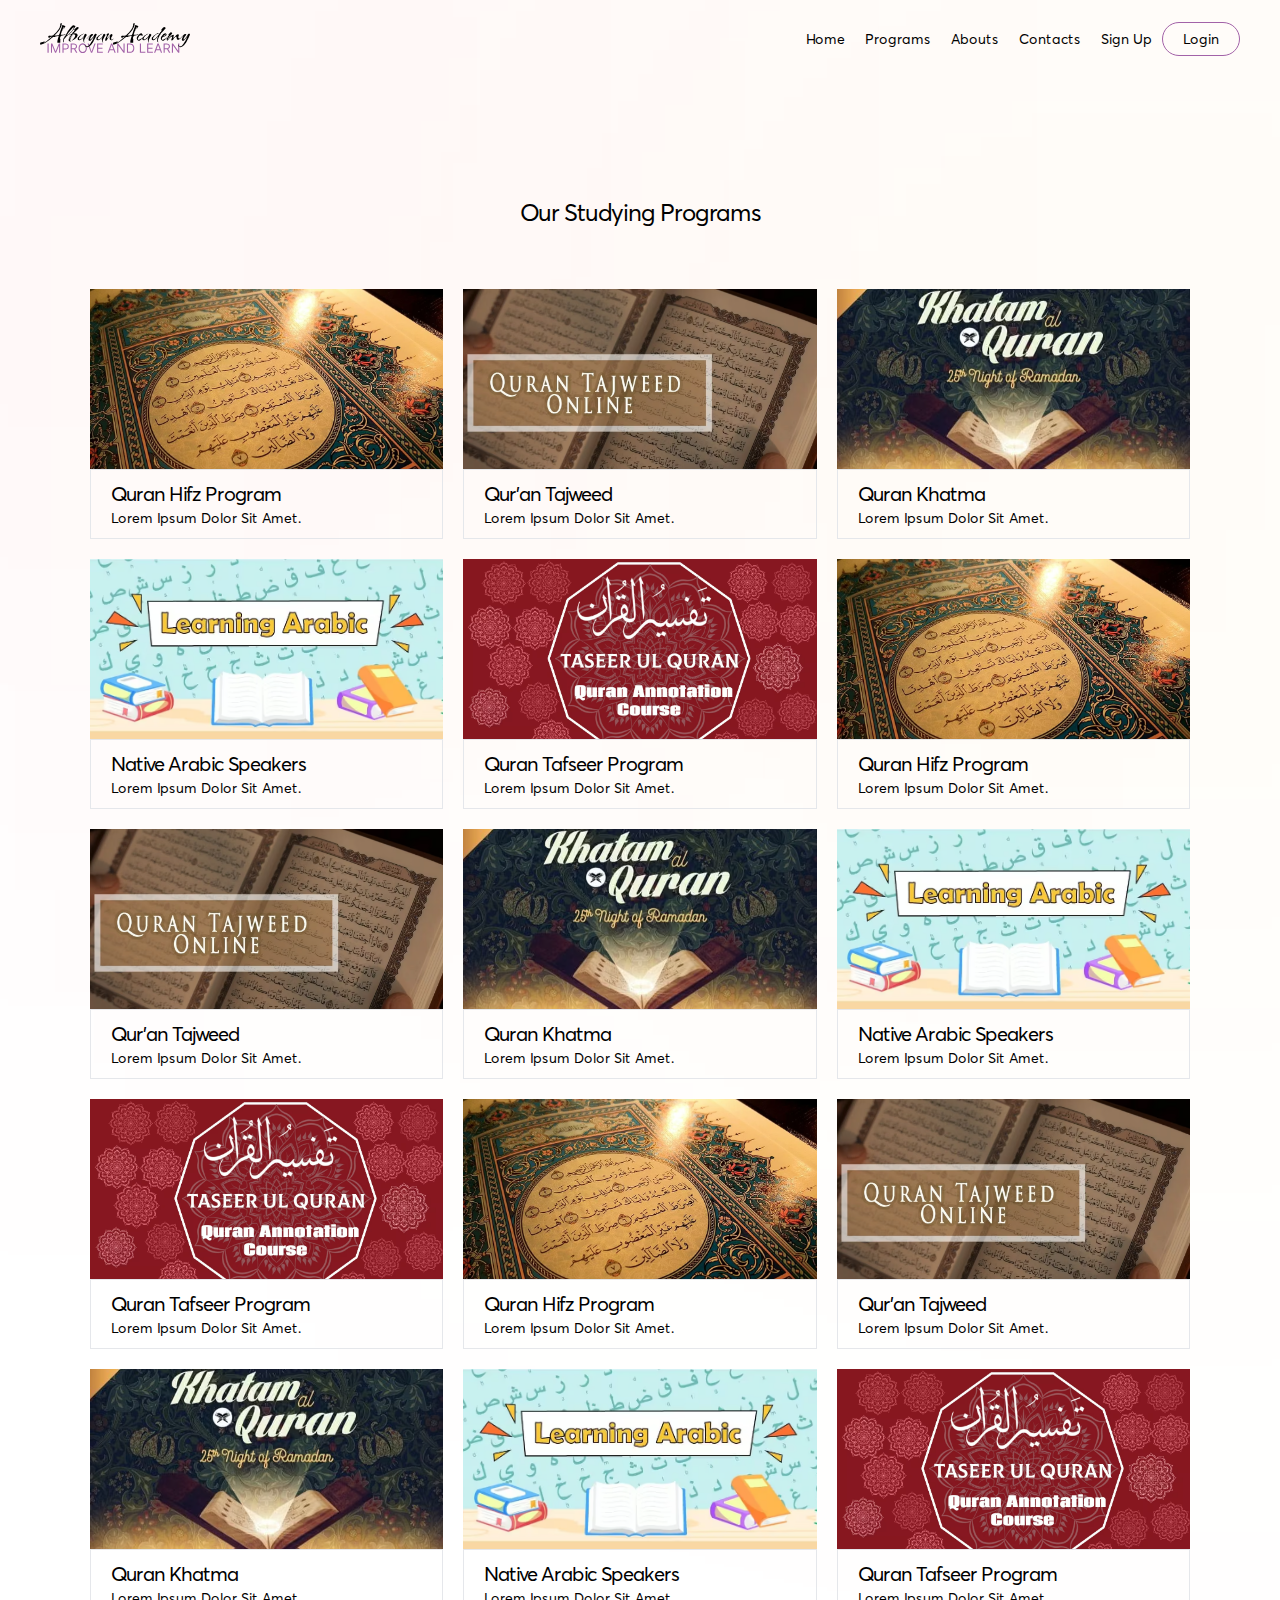
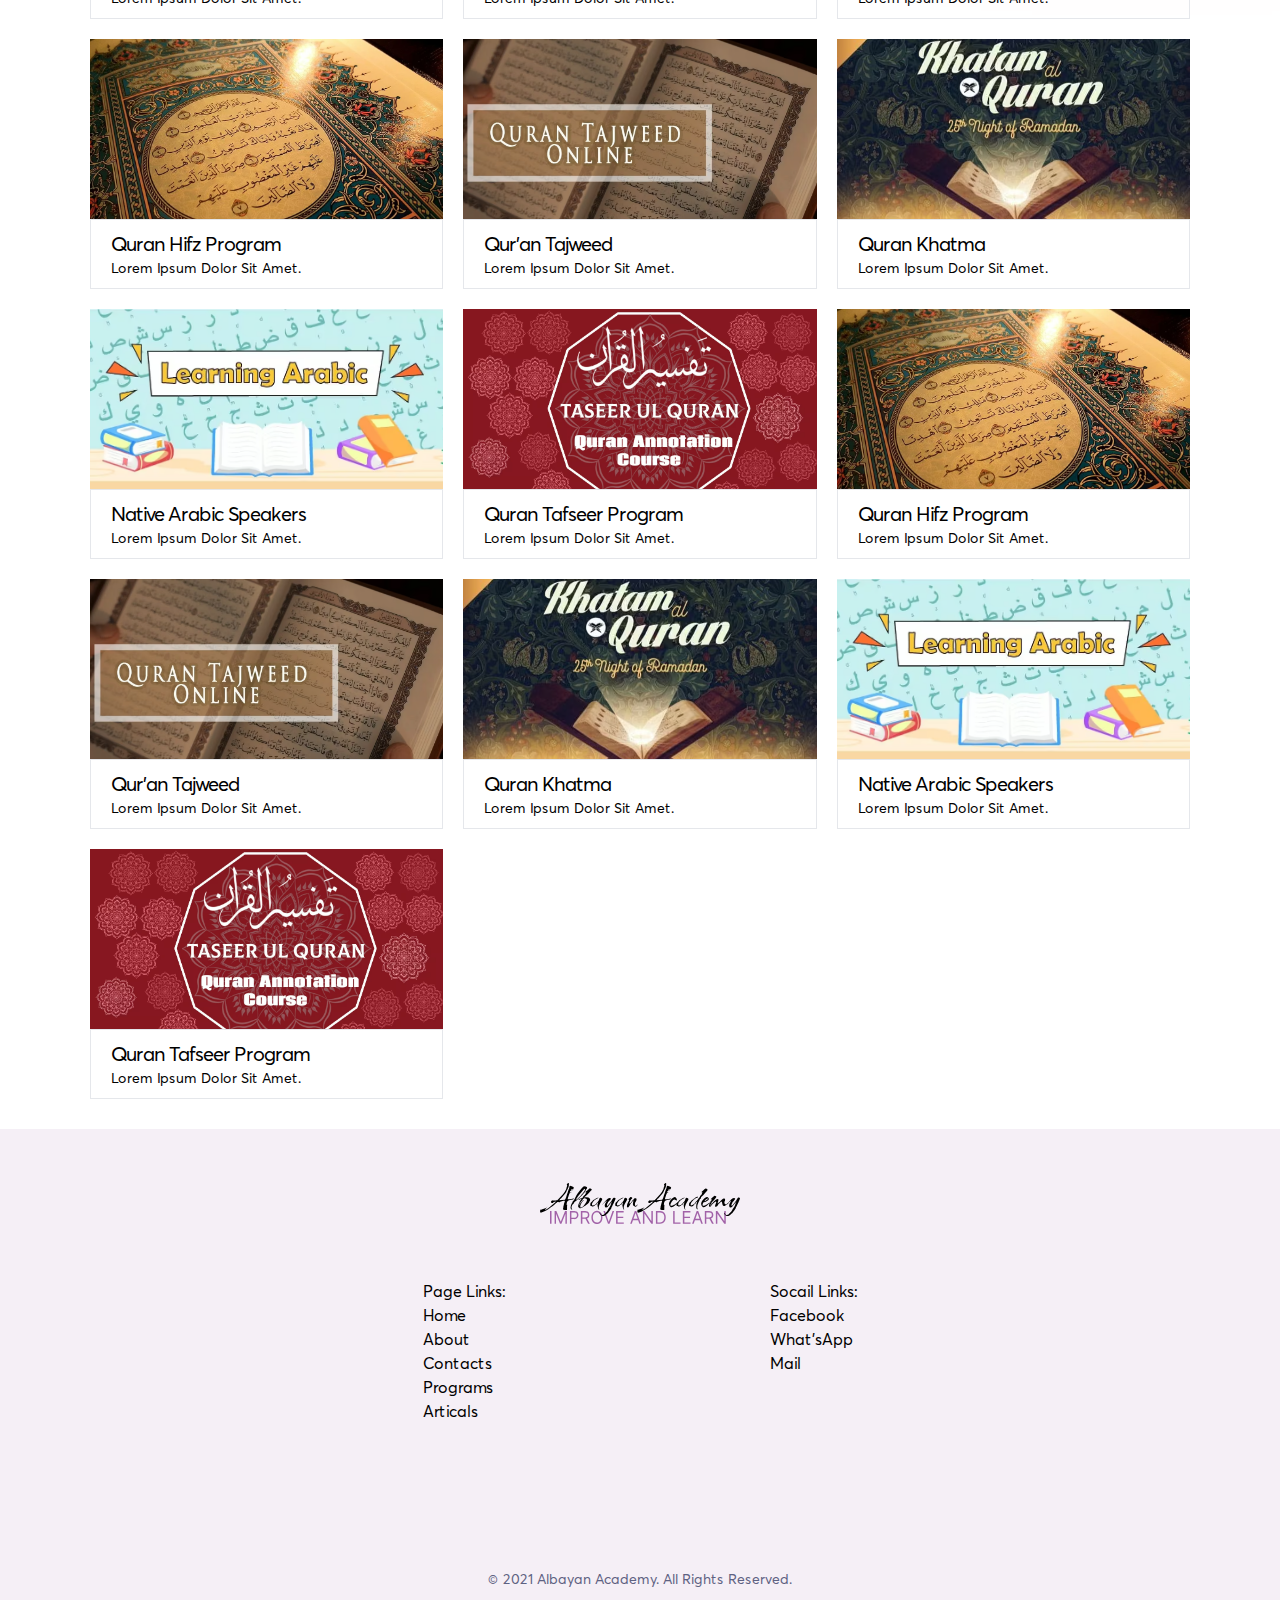
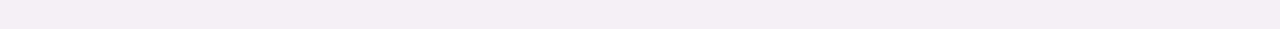
<file: public/pages/programs.html>
<!DOCTYPE html>
<html lang="en">
  <head>
    <meta charset="UTF-8" />
    <meta name="viewport" content="width=device-width, initial-scale=1.0" />
    <meta
      name="description"
      content="Albayan Academy Learning Quraan, Arabic, Tafser, Tajweed, Khatma and Ejaza"
    />
    <!-- styles -->
    <link rel="stylesheet" href="../styles/style.css" />
    <!-- styles -->
    <title>Albayan Academy | Programs</title>
  </head>
  <body class="overflow-x-hidden">
    <!-- navbar -->
    <nav
      class="flex items-center justify-between px-[20px] xl:px-[40px] 2xl:px-[100px] max-h-[8.5vh] h-[8.5vh] w-full overflow-hidden"
    >
      <div class="bgeffect absolute top-0 left-0 h-screen w-full"></div>
      <a
        class="h-fit max-h-fit overflow-hidden flex justify-center items-center"
        href="./index.html"
      >
        <img
          height="100%"
          width="120px"
          class="h-[fit] w-[120px] lg:w-[150px]"
          src="../images/logo.svg"
          alt="logo"
        />
      </a>
      <ul
        class="links flex items-start justify-center flex-col pl-[20vw] fixed top-0 right-[-100%] h-screen w-full bg-white md:bg-transparent md:relative md:items-center md:flex-row md:pl-0 md:h-fit md:w-fit md:right-0"
      >
        <li class="inline-block">
          <a
            class="px-[10px] leading-8 text-xl md:text-sm md:leading-normal"
            href="./index.html"
            >Home</a
          >
        </li>
        <li class="inline-block">
          <a
            class="px-[10px] leading-8 text-xl md:text-sm md:leading-normal"
            href="./programs.html"
            >Programs</a
          >
        </li>
        <li class="inline-block">
          <a
            class="px-[10px] leading-8 text-xl md:text-sm md:leading-normal"
            href="./about.html"
            >Abouts</a
          >
        </li>
        <li class="inline-block">
          <a
            class="px-[10px] leading-8 text-xl md:text-sm md:leading-normal"
            href="./contacts.html"
            >Contacts</a
          >
        </li>
        <li class="inline-block">
          <a
            class="px-[10px] leading-8 text-xl md:text-sm md:leading-normal"
            href="./createAccount.html"
            >Sign up</a
          >
        </li>
        <li class="mt-4 md:mt-0">
          <a
            class="py-[7px] px-[20px] text-xl md:text-sm border border-[var(--accent-color)] hover:text-white hover:bg-[var(--accent-color)] rounded-full transition"
            href="./login.html"
            >Login</a
          >
        </li>
      </ul>
      <div
        class="humberger h-[25px] w-[25px] select-none cursor-pointer flex items-center justify-center flex-col relative overflow-hidden before:h-[2px] before:w-[100%] before:bg-black after:h-[2px] after:w-[100%] after:bg-black before:my-[2px] after:my-[2px] md:hidden"
      ></div>
    </nav>
    <!-- navbar -->

    <!-- container -->
    <div class="container">
      <div
        class="section4 mt-[50px] h-fit w-full grid flex-wrap py-[20px] md:p-[20px]"
      >
        <h2
          class="text-[4.5vw] leading-none md:text-xl xl:text-2xl py-[50px] text-center w-full"
        >
          Our studying Programs
        </h2>
        <div
          class="content grid grid-cols-[1fr] sm:grid-cols-[1fr,1fr] lg:grid-cols-[1fr,1fr,1fr]"
        >
          <div class="card h-[250px] m-[10px] cursor-pointer">
            <div class="image h-[180px] w-full">
              <img
                height="180px"
                width="auto"
                class="h-[180px] w-full object-cover object-top"
                src="../images/learn.avif"
                alt="programs images"
              />
            </div>
            <div
              class="text h-[70px] w-full py-[2px] px-[20px] flex items-start justify-center flex-col border"
            >
              <h3 class="text-md lg:text-xl">Quran Hifz Program</h3>
              <p class="text-sm">Lorem ipsum dolor sit amet.</p>
            </div>
          </div>
          <div class="card h-[250px] m-[10px] cursor-pointer">
            <div class="image h-[180px] w-full">
              <img
                height="180px"
                width="auto"
                class="h-[180px] w-full object-cover object-top"
                src="../images/tajweed.avif"
                alt="programs images"
              />
            </div>
            <div
              class="text h-[70px] w-full py-[2px] px-[20px] flex items-start justify-center flex-col border"
            >
              <h3 class="text-md lg:text-xl">Qur'an Tajweed</h3>
              <p class="text-sm">Lorem ipsum dolor sit amet.</p>
            </div>
          </div>
          <div class="card h-[250px] m-[10px] cursor-pointer">
            <div class="image h-[180px] w-full">
              <img
                height="180px"
                width="auto"
                class="h-[180px] w-full object-cover object-top"
                src="../images/khatma.avif"
                alt="programs images"
              />
            </div>
            <div
              class="text h-[70px] w-full py-[2px] px-[20px] flex items-start justify-center flex-col border"
            >
              <h3 class="text-md lg:text-xl">Quran Khatma</h3>
              <p class="text-sm">Lorem ipsum dolor sit amet.</p>
            </div>
          </div>
          <div class="card h-[250px] m-[10px] cursor-pointer">
            <div class="image h-[180px] w-full">
              <img
                height="180px"
                width="auto"
                class="h-[180px] w-full object-cover object-top"
                src="../images/Learning-Arabic-1.avif"
                alt="programs images"
              />
            </div>
            <div
              class="text h-[70px] w-full py-[2px] px-[20px] flex items-start justify-center flex-col border"
            >
              <h3 class="text-md lg:text-xl">Native Arabic Speakers</h3>
              <p class="text-sm">Lorem ipsum dolor sit amet.</p>
            </div>
          </div>
          <div class="card h-[250px] m-[10px] cursor-pointer">
            <div class="image h-[180px] w-full">
              <img
                height="180px"
                width="auto"
                class="h-[180px] w-full object-cover object-top"
                src="../images/tafseer.avif"
                alt="programs images"
              />
            </div>
            <div
              class="text h-[70px] w-full py-[2px] px-[20px] flex items-start justify-center flex-col border"
            >
              <h3 class="text-md lg:text-xl">Quran tafseer Program</h3>
              <p class="text-sm">Lorem ipsum dolor sit amet.</p>
            </div>
          </div>
          <div class="card h-[250px] m-[10px] cursor-pointer">
            <div class="image h-[180px] w-full">
              <img
                height="180px"
                width="auto"
                class="h-[180px] w-full object-cover object-top"
                src="../images/learn.avif"
                alt="programs images"
              />
            </div>
            <div
              class="text h-[70px] w-full py-[2px] px-[20px] flex items-start justify-center flex-col border"
            >
              <h3 class="text-md lg:text-xl">Quran Hifz Program</h3>
              <p class="text-sm">Lorem ipsum dolor sit amet.</p>
            </div>
          </div>
          <div class="card h-[250px] m-[10px] cursor-pointer">
            <div class="image h-[180px] w-full">
              <img
                height="180px"
                width="auto"
                class="h-[180px] w-full object-cover object-top"
                src="../images/tajweed.avif"
                alt="programs images"
              />
            </div>
            <div
              class="text h-[70px] w-full py-[2px] px-[20px] flex items-start justify-center flex-col border"
            >
              <h3 class="text-md lg:text-xl">Qur'an Tajweed</h3>
              <p class="text-sm">Lorem ipsum dolor sit amet.</p>
            </div>
          </div>
          <div class="card h-[250px] m-[10px] cursor-pointer">
            <div class="image h-[180px] w-full">
              <img
                height="180px"
                width="auto"
                class="h-[180px] w-full object-cover object-top"
                src="../images/khatma.avif"
                alt="programs images"
              />
            </div>
            <div
              class="text h-[70px] w-full py-[2px] px-[20px] flex items-start justify-center flex-col border"
            >
              <h3 class="text-md lg:text-xl">Quran Khatma</h3>
              <p class="text-sm">Lorem ipsum dolor sit amet.</p>
            </div>
          </div>
          <div class="card h-[250px] m-[10px] cursor-pointer">
            <div class="image h-[180px] w-full">
              <img
                height="180px"
                width="auto"
                class="h-[180px] w-full object-cover object-top"
                src="../images/Learning-Arabic-1.avif"
                alt="programs images"
              />
            </div>
            <div
              class="text h-[70px] w-full py-[2px] px-[20px] flex items-start justify-center flex-col border"
            >
              <h3 class="text-md lg:text-xl">Native Arabic Speakers</h3>
              <p class="text-sm">Lorem ipsum dolor sit amet.</p>
            </div>
          </div>
          <div class="card h-[250px] m-[10px] cursor-pointer">
            <div class="image h-[180px] w-full">
              <img
                height="180px"
                width="auto"
                class="h-[180px] w-full object-cover object-top"
                src="../images/tafseer.avif"
                alt="programs images"
              />
            </div>
            <div
              class="text h-[70px] w-full py-[2px] px-[20px] flex items-start justify-center flex-col border"
            >
              <h3 class="text-md lg:text-xl">Quran tafseer Program</h3>
              <p class="text-sm">Lorem ipsum dolor sit amet.</p>
            </div>
          </div>
          <div class="card h-[250px] m-[10px] cursor-pointer">
            <div class="image h-[180px] w-full">
              <img
                height="180px"
                width="auto"
                class="h-[180px] w-full object-cover object-top"
                src="../images/learn.avif"
                alt="programs images"
              />
            </div>
            <div
              class="text h-[70px] w-full py-[2px] px-[20px] flex items-start justify-center flex-col border"
            >
              <h3 class="text-md lg:text-xl">Quran Hifz Program</h3>
              <p class="text-sm">Lorem ipsum dolor sit amet.</p>
            </div>
          </div>
          <div class="card h-[250px] m-[10px] cursor-pointer">
            <div class="image h-[180px] w-full">
              <img
                height="180px"
                width="auto"
                class="h-[180px] w-full object-cover object-top"
                src="../images/tajweed.avif"
                alt="programs images"
              />
            </div>
            <div
              class="text h-[70px] w-full py-[2px] px-[20px] flex items-start justify-center flex-col border"
            >
              <h3 class="text-md lg:text-xl">Qur'an Tajweed</h3>
              <p class="text-sm">Lorem ipsum dolor sit amet.</p>
            </div>
          </div>
          <div class="card h-[250px] m-[10px] cursor-pointer">
            <div class="image h-[180px] w-full">
              <img
                height="180px"
                width="auto"
                class="h-[180px] w-full object-cover object-top"
                src="../images/khatma.avif"
                alt="programs images"
              />
            </div>
            <div
              class="text h-[70px] w-full py-[2px] px-[20px] flex items-start justify-center flex-col border"
            >
              <h3 class="text-md lg:text-xl">Quran Khatma</h3>
              <p class="text-sm">Lorem ipsum dolor sit amet.</p>
            </div>
          </div>
          <div class="card h-[250px] m-[10px] cursor-pointer">
            <div class="image h-[180px] w-full">
              <img
                height="180px"
                width="auto"
                class="h-[180px] w-full object-cover object-top"
                src="../images/Learning-Arabic-1.avif"
                alt="programs images"
              />
            </div>
            <div
              class="text h-[70px] w-full py-[2px] px-[20px] flex items-start justify-center flex-col border"
            >
              <h3 class="text-md lg:text-xl">Native Arabic Speakers</h3>
              <p class="text-sm">Lorem ipsum dolor sit amet.</p>
            </div>
          </div>
          <div class="card h-[250px] m-[10px] cursor-pointer">
            <div class="image h-[180px] w-full">
              <img
                height="180px"
                width="auto"
                class="h-[180px] w-full object-cover object-top"
                src="../images/tafseer.avif"
                alt="programs images"
              />
            </div>
            <div
              class="text h-[70px] w-full py-[2px] px-[20px] flex items-start justify-center flex-col border"
            >
              <h3 class="text-md lg:text-xl">Quran tafseer Program</h3>
              <p class="text-sm">Lorem ipsum dolor sit amet.</p>
            </div>
          </div>
          <div class="card h-[250px] m-[10px] cursor-pointer">
            <div class="image h-[180px] w-full">
              <img
                height="180px"
                width="auto"
                class="h-[180px] w-full object-cover object-top"
                src="../images/learn.avif"
                alt="programs images"
              />
            </div>
            <div
              class="text h-[70px] w-full py-[2px] px-[20px] flex items-start justify-center flex-col border"
            >
              <h3 class="text-md lg:text-xl">Quran Hifz Program</h3>
              <p class="text-sm">Lorem ipsum dolor sit amet.</p>
            </div>
          </div>
          <div class="card h-[250px] m-[10px] cursor-pointer">
            <div class="image h-[180px] w-full">
              <img
                height="180px"
                width="auto"
                class="h-[180px] w-full object-cover object-top"
                src="../images/tajweed.avif"
                alt="programs images"
              />
            </div>
            <div
              class="text h-[70px] w-full py-[2px] px-[20px] flex items-start justify-center flex-col border"
            >
              <h3 class="text-md lg:text-xl">Qur'an Tajweed</h3>
              <p class="text-sm">Lorem ipsum dolor sit amet.</p>
            </div>
          </div>
          <div class="card h-[250px] m-[10px] cursor-pointer">
            <div class="image h-[180px] w-full">
              <img
                height="180px"
                width="auto"
                class="h-[180px] w-full object-cover object-top"
                src="../images/khatma.avif"
                alt="programs images"
              />
            </div>
            <div
              class="text h-[70px] w-full py-[2px] px-[20px] flex items-start justify-center flex-col border"
            >
              <h3 class="text-md lg:text-xl">Quran Khatma</h3>
              <p class="text-sm">Lorem ipsum dolor sit amet.</p>
            </div>
          </div>
          <div class="card h-[250px] m-[10px] cursor-pointer">
            <div class="image h-[180px] w-full">
              <img
                height="180px"
                width="auto"
                class="h-[180px] w-full object-cover object-top"
                src="../images/Learning-Arabic-1.avif"
                alt="programs images"
              />
            </div>
            <div
              class="text h-[70px] w-full py-[2px] px-[20px] flex items-start justify-center flex-col border"
            >
              <h3 class="text-md lg:text-xl">Native Arabic Speakers</h3>
              <p class="text-sm">Lorem ipsum dolor sit amet.</p>
            </div>
          </div>
          <div class="card h-[250px] m-[10px] cursor-pointer">
            <div class="image h-[180px] w-full">
              <img
                height="180px"
                width="auto"
                class="h-[180px] w-full object-cover object-top"
                src="../images/tafseer.avif"
                alt="programs images"
              />
            </div>
            <div
              class="text h-[70px] w-full py-[2px] px-[20px] flex items-start justify-center flex-col border"
            >
              <h3 class="text-md lg:text-xl">Quran tafseer Program</h3>
              <p class="text-sm">Lorem ipsum dolor sit amet.</p>
            </div>
          </div>
          <div class="card h-[250px] m-[10px] cursor-pointer">
            <div class="image h-[180px] w-full">
              <img
                height="180px"
                width="auto"
                class="h-[180px] w-full object-cover object-top"
                src="../images/learn.avif"
                alt="programs images"
              />
            </div>
            <div
              class="text h-[70px] w-full py-[2px] px-[20px] flex items-start justify-center flex-col border"
            >
              <h3 class="text-md lg:text-xl">Quran Hifz Program</h3>
              <p class="text-sm">Lorem ipsum dolor sit amet.</p>
            </div>
          </div>
          <div class="card h-[250px] m-[10px] cursor-pointer">
            <div class="image h-[180px] w-full">
              <img
                height="180px"
                width="auto"
                class="h-[180px] w-full object-cover object-top"
                src="../images/tajweed.avif"
                alt="programs images"
              />
            </div>
            <div
              class="text h-[70px] w-full py-[2px] px-[20px] flex items-start justify-center flex-col border"
            >
              <h3 class="text-md lg:text-xl">Qur'an Tajweed</h3>
              <p class="text-sm">Lorem ipsum dolor sit amet.</p>
            </div>
          </div>
          <div class="card h-[250px] m-[10px] cursor-pointer">
            <div class="image h-[180px] w-full">
              <img
                height="180px"
                width="auto"
                class="h-[180px] w-full object-cover object-top"
                src="../images/khatma.avif"
                alt="programs images"
              />
            </div>
            <div
              class="text h-[70px] w-full py-[2px] px-[20px] flex items-start justify-center flex-col border"
            >
              <h3 class="text-md lg:text-xl">Quran Khatma</h3>
              <p class="text-sm">Lorem ipsum dolor sit amet.</p>
            </div>
          </div>
          <div class="card h-[250px] m-[10px] cursor-pointer">
            <div class="image h-[180px] w-full">
              <img
                height="180px"
                width="auto"
                class="h-[180px] w-full object-cover object-top"
                src="../images/Learning-Arabic-1.avif"
                alt="programs images"
              />
            </div>
            <div
              class="text h-[70px] w-full py-[2px] px-[20px] flex items-start justify-center flex-col border"
            >
              <h3 class="text-md lg:text-xl">Native Arabic Speakers</h3>
              <p class="text-sm">Lorem ipsum dolor sit amet.</p>
            </div>
          </div>
          <div class="card h-[250px] m-[10px] cursor-pointer">
            <div class="image h-[180px] w-full">
              <img
                height="180px"
                width="auto"
                class="h-[180px] w-full object-cover object-top"
                src="../images/tafseer.avif"
                alt="programs images"
              />
            </div>
            <div
              class="text h-[70px] w-full py-[2px] px-[20px] flex items-start justify-center flex-col border"
            >
              <h3 class="text-md lg:text-xl">Quran tafseer Program</h3>
              <p class="text-sm">Lorem ipsum dolor sit amet.</p>
            </div>
          </div>
        </div>
      </div>
      <!-- section4 -->
    </div>

    <footer class="footer w-full h-[500px] bg-[#f5eff6]">
      <div
        class="image h-[150px] flex items-center justify-center w-[200px] mx-[auto]"
      >
        <img height="150px" width="auto" src="../images/logo.svg" alt="logo" />
      </div>
      <div class="content h-[250px] flex">
        <ul>
          <li>Page links:</li>
          <li>Home</li>
          <li>About</li>
          <li>contacts</li>
          <li>programs</li>
          <li>Articals</li>
        </ul>
        <ul>
          <li>socail links:</li>
          <li>facebook</li>
          <li>What'sApp</li>
          <li>Mail</li>
        </ul>
      </div>
      <p
        class="text-[#5e6282] text-sm h-[100px] w-full flex items-center justify-center"
      >
        &copy; 2021 Albayan Academy. All rights reserved.
      </p>
    </footer>
    <!-- container -->

    <!-- script -->
    <script src="../js/main.js"></script>
    <!-- script -->
  </body>
</html>
</file>
<file: public/styles/style.css>
@font-face{
  font-family: "AvertaCY";

  src: url(../fonts/AvertaRegular.ttf)
}

*, ::before, ::after{
  --tw-border-spacing-x: 0;
  --tw-border-spacing-y: 0;
  --tw-translate-x: 0;
  --tw-translate-y: 0;
  --tw-rotate: 0;
  --tw-skew-x: 0;
  --tw-skew-y: 0;
  --tw-scale-x: 1;
  --tw-scale-y: 1;
  --tw-pan-x:  ;
  --tw-pan-y:  ;
  --tw-pinch-zoom:  ;
  --tw-scroll-snap-strictness: proximity;
  --tw-gradient-from-position:  ;
  --tw-gradient-via-position:  ;
  --tw-gradient-to-position:  ;
  --tw-ordinal:  ;
  --tw-slashed-zero:  ;
  --tw-numeric-figure:  ;
  --tw-numeric-spacing:  ;
  --tw-numeric-fraction:  ;
  --tw-ring-inset:  ;
  --tw-ring-offset-width: 0px;
  --tw-ring-offset-color: #fff;
  --tw-ring-color: rgb(59 130 246 / 0.5);
  --tw-ring-offset-shadow: 0 0 #0000;
  --tw-ring-shadow: 0 0 #0000;
  --tw-shadow: 0 0 #0000;
  --tw-shadow-colored: 0 0 #0000;
  --tw-blur:  ;
  --tw-brightness:  ;
  --tw-contrast:  ;
  --tw-grayscale:  ;
  --tw-hue-rotate:  ;
  --tw-invert:  ;
  --tw-saturate:  ;
  --tw-sepia:  ;
  --tw-drop-shadow:  ;
  --tw-backdrop-blur:  ;
  --tw-backdrop-brightness:  ;
  --tw-backdrop-contrast:  ;
  --tw-backdrop-grayscale:  ;
  --tw-backdrop-hue-rotate:  ;
  --tw-backdrop-invert:  ;
  --tw-backdrop-opacity:  ;
  --tw-backdrop-saturate:  ;
  --tw-backdrop-sepia:  ;
  --tw-contain-size:  ;
  --tw-contain-layout:  ;
  --tw-contain-paint:  ;
  --tw-contain-style:  
}

::backdrop{
  --tw-border-spacing-x: 0;
  --tw-border-spacing-y: 0;
  --tw-translate-x: 0;
  --tw-translate-y: 0;
  --tw-rotate: 0;
  --tw-skew-x: 0;
  --tw-skew-y: 0;
  --tw-scale-x: 1;
  --tw-scale-y: 1;
  --tw-pan-x:  ;
  --tw-pan-y:  ;
  --tw-pinch-zoom:  ;
  --tw-scroll-snap-strictness: proximity;
  --tw-gradient-from-position:  ;
  --tw-gradient-via-position:  ;
  --tw-gradient-to-position:  ;
  --tw-ordinal:  ;
  --tw-slashed-zero:  ;
  --tw-numeric-figure:  ;
  --tw-numeric-spacing:  ;
  --tw-numeric-fraction:  ;
  --tw-ring-inset:  ;
  --tw-ring-offset-width: 0px;
  --tw-ring-offset-color: #fff;
  --tw-ring-color: rgb(59 130 246 / 0.5);
  --tw-ring-offset-shadow: 0 0 #0000;
  --tw-ring-shadow: 0 0 #0000;
  --tw-shadow: 0 0 #0000;
  --tw-shadow-colored: 0 0 #0000;
  --tw-blur:  ;
  --tw-brightness:  ;
  --tw-contrast:  ;
  --tw-grayscale:  ;
  --tw-hue-rotate:  ;
  --tw-invert:  ;
  --tw-saturate:  ;
  --tw-sepia:  ;
  --tw-drop-shadow:  ;
  --tw-backdrop-blur:  ;
  --tw-backdrop-brightness:  ;
  --tw-backdrop-contrast:  ;
  --tw-backdrop-grayscale:  ;
  --tw-backdrop-hue-rotate:  ;
  --tw-backdrop-invert:  ;
  --tw-backdrop-opacity:  ;
  --tw-backdrop-saturate:  ;
  --tw-backdrop-sepia:  ;
  --tw-contain-size:  ;
  --tw-contain-layout:  ;
  --tw-contain-paint:  ;
  --tw-contain-style:  
}

/*
! tailwindcss v3.4.17 | MIT License | https://tailwindcss.com
*/

/*
1. Prevent padding and border from affecting element width. (https://github.com/mozdevs/cssremedy/issues/4)
2. Allow adding a border to an element by just adding a border-width. (https://github.com/tailwindcss/tailwindcss/pull/116)
*/

*,
::before,
::after {
  box-sizing: border-box;
  /* 1 */
  border-width: 0;
  /* 2 */
  border-style: solid;
  /* 2 */
  border-color: #e5e7eb;
  /* 2 */
}

::before,
::after {
  --tw-content: '';
}

/*
1. Use a consistent sensible line-height in all browsers.
2. Prevent adjustments of font size after orientation changes in iOS.
3. Use a more readable tab size.
4. Use the user's configured `sans` font-family by default.
5. Use the user's configured `sans` font-feature-settings by default.
6. Use the user's configured `sans` font-variation-settings by default.
7. Disable tap highlights on iOS
*/

html,
:host {
  line-height: 1.5;
  /* 1 */
  -webkit-text-size-adjust: 100%;
  /* 2 */
  -moz-tab-size: 4;
  /* 3 */
  -o-tab-size: 4;
     tab-size: 4;
  /* 3 */
  font-family: ui-sans-serif, system-ui, sans-serif, "Apple Color Emoji", "Segoe UI Emoji", "Segoe UI Symbol", "Noto Color Emoji";
  /* 4 */
  font-feature-settings: normal;
  /* 5 */
  font-variation-settings: normal;
  /* 6 */
  -webkit-tap-highlight-color: transparent;
  /* 7 */
}

/*
1. Remove the margin in all browsers.
2. Inherit line-height from `html` so users can set them as a class directly on the `html` element.
*/

body {
  margin: 0;
  /* 1 */
  line-height: inherit;
  /* 2 */
}

/*
1. Add the correct height in Firefox.
2. Correct the inheritance of border color in Firefox. (https://bugzilla.mozilla.org/show_bug.cgi?id=190655)
3. Ensure horizontal rules are visible by default.
*/

hr {
  height: 0;
  /* 1 */
  color: inherit;
  /* 2 */
  border-top-width: 1px;
  /* 3 */
}

/*
Add the correct text decoration in Chrome, Edge, and Safari.
*/

abbr:where([title]) {
  -webkit-text-decoration: underline dotted;
          text-decoration: underline dotted;
}

/*
Remove the default font size and weight for headings.
*/

h1,
h2,
h3,
h4,
h5,
h6 {
  font-size: inherit;
  font-weight: inherit;
}

/*
Reset links to optimize for opt-in styling instead of opt-out.
*/

a {
  color: inherit;
  text-decoration: inherit;
}

/*
Add the correct font weight in Edge and Safari.
*/

b,
strong {
  font-weight: bolder;
}

/*
1. Use the user's configured `mono` font-family by default.
2. Use the user's configured `mono` font-feature-settings by default.
3. Use the user's configured `mono` font-variation-settings by default.
4. Correct the odd `em` font sizing in all browsers.
*/

code,
kbd,
samp,
pre {
  font-family: ui-monospace, SFMono-Regular, Menlo, Monaco, Consolas, "Liberation Mono", "Courier New", monospace;
  /* 1 */
  font-feature-settings: normal;
  /* 2 */
  font-variation-settings: normal;
  /* 3 */
  font-size: 1em;
  /* 4 */
}

/*
Add the correct font size in all browsers.
*/

small {
  font-size: 80%;
}

/*
Prevent `sub` and `sup` elements from affecting the line height in all browsers.
*/

sub,
sup {
  font-size: 75%;
  line-height: 0;
  position: relative;
  vertical-align: baseline;
}

sub {
  bottom: -0.25em;
}

sup {
  top: -0.5em;
}

/*
1. Remove text indentation from table contents in Chrome and Safari. (https://bugs.chromium.org/p/chromium/issues/detail?id=999088, https://bugs.webkit.org/show_bug.cgi?id=201297)
2. Correct table border color inheritance in all Chrome and Safari. (https://bugs.chromium.org/p/chromium/issues/detail?id=935729, https://bugs.webkit.org/show_bug.cgi?id=195016)
3. Remove gaps between table borders by default.
*/

table {
  text-indent: 0;
  /* 1 */
  border-color: inherit;
  /* 2 */
  border-collapse: collapse;
  /* 3 */
}

/*
1. Change the font styles in all browsers.
2. Remove the margin in Firefox and Safari.
3. Remove default padding in all browsers.
*/

button,
input,
optgroup,
select,
textarea {
  font-family: inherit;
  /* 1 */
  font-feature-settings: inherit;
  /* 1 */
  font-variation-settings: inherit;
  /* 1 */
  font-size: 100%;
  /* 1 */
  font-weight: inherit;
  /* 1 */
  line-height: inherit;
  /* 1 */
  letter-spacing: inherit;
  /* 1 */
  color: inherit;
  /* 1 */
  margin: 0;
  /* 2 */
  padding: 0;
  /* 3 */
}

/*
Remove the inheritance of text transform in Edge and Firefox.
*/

button,
select {
  text-transform: none;
}

/*
1. Correct the inability to style clickable types in iOS and Safari.
2. Remove default button styles.
*/

button,
input:where([type='button']),
input:where([type='reset']),
input:where([type='submit']) {
  -webkit-appearance: button;
  /* 1 */
  background-color: transparent;
  /* 2 */
  background-image: none;
  /* 2 */
}

/*
Use the modern Firefox focus style for all focusable elements.
*/

:-moz-focusring {
  outline: auto;
}

/*
Remove the additional `:invalid` styles in Firefox. (https://github.com/mozilla/gecko-dev/blob/2f9eacd9d3d995c937b4251a5557d95d494c9be1/layout/style/res/forms.css#L728-L737)
*/

:-moz-ui-invalid {
  box-shadow: none;
}

/*
Add the correct vertical alignment in Chrome and Firefox.
*/

progress {
  vertical-align: baseline;
}

/*
Correct the cursor style of increment and decrement buttons in Safari.
*/

::-webkit-inner-spin-button,
::-webkit-outer-spin-button {
  height: auto;
}

/*
1. Correct the odd appearance in Chrome and Safari.
2. Correct the outline style in Safari.
*/

[type='search'] {
  -webkit-appearance: textfield;
  /* 1 */
  outline-offset: -2px;
  /* 2 */
}

/*
Remove the inner padding in Chrome and Safari on macOS.
*/

::-webkit-search-decoration {
  -webkit-appearance: none;
}

/*
1. Correct the inability to style clickable types in iOS and Safari.
2. Change font properties to `inherit` in Safari.
*/

::-webkit-file-upload-button {
  -webkit-appearance: button;
  /* 1 */
  font: inherit;
  /* 2 */
}

/*
Add the correct display in Chrome and Safari.
*/

summary {
  display: list-item;
}

/*
Removes the default spacing and border for appropriate elements.
*/

blockquote,
dl,
dd,
h1,
h2,
h3,
h4,
h5,
h6,
hr,
figure,
p,
pre {
  margin: 0;
}

fieldset {
  margin: 0;
  padding: 0;
}

legend {
  padding: 0;
}

ol,
ul,
menu {
  list-style: none;
  margin: 0;
  padding: 0;
}

/*
Reset default styling for dialogs.
*/

dialog {
  padding: 0;
}

/*
Prevent resizing textareas horizontally by default.
*/

textarea {
  resize: vertical;
}

/*
1. Reset the default placeholder opacity in Firefox. (https://github.com/tailwindlabs/tailwindcss/issues/3300)
2. Set the default placeholder color to the user's configured gray 400 color.
*/

input::-moz-placeholder, textarea::-moz-placeholder {
  opacity: 1;
  /* 1 */
  color: #9ca3af;
  /* 2 */
}

input::placeholder,
textarea::placeholder {
  opacity: 1;
  /* 1 */
  color: #9ca3af;
  /* 2 */
}

/*
Set the default cursor for buttons.
*/

button,
[role="button"] {
  cursor: pointer;
}

/*
Make sure disabled buttons don't get the pointer cursor.
*/

:disabled {
  cursor: default;
}

/*
1. Make replaced elements `display: block` by default. (https://github.com/mozdevs/cssremedy/issues/14)
2. Add `vertical-align: middle` to align replaced elements more sensibly by default. (https://github.com/jensimmons/cssremedy/issues/14#issuecomment-634934210)
   This can trigger a poorly considered lint error in some tools but is included by design.
*/

img,
svg,
video,
canvas,
audio,
iframe,
embed,
object {
  display: block;
  /* 1 */
  vertical-align: middle;
  /* 2 */
}

/*
Constrain images and videos to the parent width and preserve their intrinsic aspect ratio. (https://github.com/mozdevs/cssremedy/issues/14)
*/

img,
video {
  max-width: 100%;
  height: auto;
}

/* Make elements with the HTML hidden attribute stay hidden by default */

[hidden]:where(:not([hidden="until-found"])) {
  display: none;
}

.container{
  width: 100%;
  margin-right: auto;
  margin-left: auto;
  padding-right: 20px;
  padding-left: 20px
}

@media (min-width: 100%){
  .container{
    max-width: 100%
  }
}

@media (min-width: 640px){
  .container{
    max-width: 640px
  }
}

@media (min-width: 768px){
  .container{
    max-width: 768px
  }
}

@media (min-width: 1024px){
  .container{
    max-width: 1024px
  }
}

@media (min-width: 1200px){
  .container{
    max-width: 1200px
  }
}

@media (min-width: 1300px){
  .container{
    max-width: 1300px
  }
}

.fixed{
  position: fixed
}

.absolute{
  position: absolute
}

.relative{
  position: relative
}

.left-0{
  left: 0px
}

.left-\[50\%\]{
  left: 50%
}

.right-\[-100\%\]{
  right: -100%
}

.right-\[5px\]{
  right: 5px
}

.top-0{
  top: 0px
}

.top-\[50\%\]{
  top: 50%
}

.top-\[20vh\]{
  top: 20vh
}

.top-\[15vh\]{
  top: 15vh
}

.z-10{
  z-index: 10
}

.m-\[10px\]{
  margin: 10px
}

.mx-\[auto\]{
  margin-left: auto;
  margin-right: auto
}

.my-4{
  margin-top: 1rem;
  margin-bottom: 1rem
}

.my-\[10px\]{
  margin-top: 10px;
  margin-bottom: 10px
}

.my-\[50px\]{
  margin-top: 50px;
  margin-bottom: 50px
}

.mt-3{
  margin-top: 0.75rem
}

.mt-4{
  margin-top: 1rem
}

.mt-5{
  margin-top: 1.25rem
}

.mt-\[50px\]{
  margin-top: 50px
}

.inline-block{
  display: inline-block
}

.flex{
  display: flex
}

.grid{
  display: grid
}

.h-\[100px\]{
  height: 100px
}

.h-\[150px\]{
  height: 150px
}

.h-\[180px\]{
  height: 180px
}

.h-\[250px\]{
  height: 250px
}

.h-\[25px\]{
  height: 25px
}

.h-\[300px\]{
  height: 300px
}

.h-\[35px\]{
  height: 35px
}

.h-\[400px\]{
  height: 400px
}

.h-\[40px\]{
  height: 40px
}

.h-\[500px\]{
  height: 500px
}

.h-\[70px\]{
  height: 70px
}

.h-\[8\.5vh\]{
  height: 8.5vh
}

.h-\[80px\]{
  height: 80px
}

.h-\[fit\]{
  height: fit
}

.h-fit{
  height: -moz-fit-content;
  height: fit-content
}

.h-full{
  height: 100%
}

.h-screen{
  height: 100vh
}

.max-h-\[8\.5vh\]{
  max-height: 8.5vh
}

.max-h-fit{
  max-height: -moz-fit-content;
  max-height: fit-content
}

.min-h-\[260px\]{
  min-height: 260px
}

.min-h-\[70px\]{
  min-height: 70px
}

.min-h-\[calc\(100vh-600px\)\]{
  min-height: calc(100vh - 600px)
}

.min-h-\[calc\(100vh-8\.5vh\)\]{
  min-height: calc(100vh - 8.5vh)
}

.min-h-fit{
  min-height: -moz-fit-content;
  min-height: fit-content
}

.w-\[120px\]{
  width: 120px
}

.w-\[200px\]{
  width: 200px
}

.w-\[250px\]{
  width: 250px
}

.w-\[25px\]{
  width: 25px
}

.w-\[270px\]{
  width: 270px
}

.w-fit{
  width: -moz-fit-content;
  width: fit-content
}

.w-full{
  width: 100%
}

.translate-x-\[-50\%\]{
  --tw-translate-x: -50%;
  transform: translate(var(--tw-translate-x), var(--tw-translate-y)) rotate(var(--tw-rotate)) skewX(var(--tw-skew-x)) skewY(var(--tw-skew-y)) scaleX(var(--tw-scale-x)) scaleY(var(--tw-scale-y))
}

.translate-y-\[-120\%\]{
  --tw-translate-y: -120%;
  transform: translate(var(--tw-translate-x), var(--tw-translate-y)) rotate(var(--tw-rotate)) skewX(var(--tw-skew-x)) skewY(var(--tw-skew-y)) scaleX(var(--tw-scale-x)) scaleY(var(--tw-scale-y))
}

.translate-y-\[-88\%\]{
  --tw-translate-y: -88%;
  transform: translate(var(--tw-translate-x), var(--tw-translate-y)) rotate(var(--tw-rotate)) skewX(var(--tw-skew-x)) skewY(var(--tw-skew-y)) scaleX(var(--tw-scale-x)) scaleY(var(--tw-scale-y))
}

.cursor-pointer{
  cursor: pointer
}

.select-none{
  -webkit-user-select: none;
     -moz-user-select: none;
          user-select: none
}

.grid-cols-\[1fr\]{
  grid-template-columns: 1fr
}

.flex-col{
  flex-direction: column
}

.flex-col-reverse{
  flex-direction: column-reverse
}

.flex-wrap{
  flex-wrap: wrap
}

.items-start{
  align-items: flex-start
}

.items-center{
  align-items: center
}

.justify-center{
  justify-content: center
}

.justify-between{
  justify-content: space-between
}

.gap-\[10px\]{
  gap: 10px
}

.overflow-hidden{
  overflow: hidden
}

.overflow-x-hidden{
  overflow-x: hidden
}

.rounded-2xl{
  border-radius: 1rem
}

.rounded-full{
  border-radius: 9999px
}

.rounded-lg{
  border-radius: 0.5rem
}

.rounded-md{
  border-radius: 0.375rem
}

.rounded-tl-\[100px\]{
  border-top-left-radius: 100px
}

.border{
  border-width: 1px
}

.border-0{
  border-width: 0px
}

.border-b-\[1px\]{
  border-bottom-width: 1px
}

.border-\[\#5e6282\]{
  --tw-border-opacity: 1;
  border-color: rgb(94 98 130 / var(--tw-border-opacity, 1))
}

.border-\[var\(--accent-color\)\]{
  border-color: var(--accent-color)
}

.border-gray-300{
  --tw-border-opacity: 1;
  border-color: rgb(209 213 219 / var(--tw-border-opacity, 1))
}

.border-b-\[\#5e6282\]{
  --tw-border-opacity: 1;
  border-bottom-color: rgb(94 98 130 / var(--tw-border-opacity, 1))
}

.bg-\[\#5e6282\]{
  --tw-bg-opacity: 1;
  background-color: rgb(94 98 130 / var(--tw-bg-opacity, 1))
}

.bg-\[\#f5eff6\]{
  --tw-bg-opacity: 1;
  background-color: rgb(245 239 246 / var(--tw-bg-opacity, 1))
}

.bg-\[var\(--accent-color\)\]{
  background-color: var(--accent-color)
}

.bg-transparent{
  background-color: transparent
}

.bg-white{
  --tw-bg-opacity: 1;
  background-color: rgb(255 255 255 / var(--tw-bg-opacity, 1))
}

.bg-opacity-30{
  --tw-bg-opacity: 0.3
}

.object-cover{
  -o-object-fit: cover;
     object-fit: cover
}

.object-top{
  -o-object-position: top;
     object-position: top
}

.p-\[10px\]{
  padding: 10px
}

.px-\[10px\]{
  padding-left: 10px;
  padding-right: 10px
}

.px-\[20px\]{
  padding-left: 20px;
  padding-right: 20px
}

.py-2{
  padding-top: 0.5rem;
  padding-bottom: 0.5rem
}

.py-\[10px\]{
  padding-top: 10px;
  padding-bottom: 10px
}

.py-\[20px\]{
  padding-top: 20px;
  padding-bottom: 20px
}

.py-\[2px\]{
  padding-top: 2px;
  padding-bottom: 2px
}

.py-\[3vw\]{
  padding-top: 3vw;
  padding-bottom: 3vw
}

.py-\[50px\]{
  padding-top: 50px;
  padding-bottom: 50px
}

.py-\[7px\]{
  padding-top: 7px;
  padding-bottom: 7px
}

.pb-\[20px\]{
  padding-bottom: 20px
}

.pb-\[5px\]{
  padding-bottom: 5px
}

.pl-\[20vw\]{
  padding-left: 20vw
}

.text-center{
  text-align: center
}

.text-\[14px\]{
  font-size: 14px
}

.text-\[4\.5vw\]{
  font-size: 4.5vw
}

.text-\[6vw\]{
  font-size: 6vw
}

.text-sm{
  font-size: 0.875rem;
  line-height: 1.25rem
}

.text-xl{
  font-size: 1.25rem;
  line-height: 1.75rem
}

.lowercase{
  text-transform: lowercase
}

.capitalize{
  text-transform: capitalize
}

.leading-8{
  line-height: 2rem
}

.leading-\[130\%\]{
  line-height: 130%
}

.leading-none{
  line-height: 1
}

.text-\[\#5e6282\]{
  --tw-text-opacity: 1;
  color: rgb(94 98 130 / var(--tw-text-opacity, 1))
}

.text-red-700{
  --tw-text-opacity: 1;
  color: rgb(185 28 28 / var(--tw-text-opacity, 1))
}

.text-white{
  --tw-text-opacity: 1;
  color: rgb(255 255 255 / var(--tw-text-opacity, 1))
}

.underline{
  text-decoration-line: underline
}

.shadow-2xl{
  --tw-shadow: 0 25px 50px -12px rgb(0 0 0 / 0.25);
  --tw-shadow-colored: 0 25px 50px -12px var(--tw-shadow-color);
  box-shadow: var(--tw-ring-offset-shadow, 0 0 #0000), var(--tw-ring-shadow, 0 0 #0000), var(--tw-shadow)
}

.shadow-lg{
  --tw-shadow: 0 10px 15px -3px rgb(0 0 0 / 0.1), 0 4px 6px -4px rgb(0 0 0 / 0.1);
  --tw-shadow-colored: 0 10px 15px -3px var(--tw-shadow-color), 0 4px 6px -4px var(--tw-shadow-color);
  box-shadow: var(--tw-ring-offset-shadow, 0 0 #0000), var(--tw-ring-shadow, 0 0 #0000), var(--tw-shadow)
}

.outline-none{
  outline: 2px solid transparent;
  outline-offset: 2px
}

.backdrop-blur-sm{
  --tw-backdrop-blur: blur(4px);
  -webkit-backdrop-filter: var(--tw-backdrop-blur) var(--tw-backdrop-brightness) var(--tw-backdrop-contrast) var(--tw-backdrop-grayscale) var(--tw-backdrop-hue-rotate) var(--tw-backdrop-invert) var(--tw-backdrop-opacity) var(--tw-backdrop-saturate) var(--tw-backdrop-sepia);
  backdrop-filter: var(--tw-backdrop-blur) var(--tw-backdrop-brightness) var(--tw-backdrop-contrast) var(--tw-backdrop-grayscale) var(--tw-backdrop-hue-rotate) var(--tw-backdrop-invert) var(--tw-backdrop-opacity) var(--tw-backdrop-saturate) var(--tw-backdrop-sepia)
}

.transition{
  transition-property: color, background-color, border-color, text-decoration-color, fill, stroke, opacity, box-shadow, transform, filter, -webkit-backdrop-filter;
  transition-property: color, background-color, border-color, text-decoration-color, fill, stroke, opacity, box-shadow, transform, filter, backdrop-filter;
  transition-property: color, background-color, border-color, text-decoration-color, fill, stroke, opacity, box-shadow, transform, filter, backdrop-filter, -webkit-backdrop-filter;
  transition-timing-function: cubic-bezier(0.4, 0, 0.2, 1);
  transition-duration: 150ms
}

/* base */

* {
  padding: 0;
  margin: 0;
  box-sizing: border-box;
  list-style: none;
  text-decoration: none;
  text-transform: capitalize;
  font-family: "AvertaCY";
  background: unset;
}

:root {
  --background-color: #ffffff;
  --text-color: #000000;
  --accent-color: #a262a8;
}

h1,
h2,
h3,
h4,
h5,
h6,
p,
b,
a {
  width: -moz-fit-content;
  width: fit-content;
  height: -moz-fit-content;
  height: fit-content;
  letter-spacing: -0.05em;
  line-height: 100%;
}

p,
b,
a {
  letter-spacing: 0em;
}

body::before{
  content: '';
  position: absolute;
  top: 0;
  left: 0;
  background: red;
  height: 20%;
  width: 20%;
  filter: blur(800px);
  z-index: -1;
}

body::after{
  content: '';
  position: absolute;
  top: 50%;
  transform: translateY(-50%);
  right: 0;
  background: orange;
  height: 20%;
  width: 20%;
  filter: blur(800px);
  z-index: -1;
}

/* base */

.humberger::before,
.humberger::after {
  transition: 0.5s ease;
}

.humberger.active::before,
.humberger.active::after {
  margin: 0;
  position: absolute;
  rotate: 45deg;
  transition: 0.5s ease;
}

.humberger.active::after {
  rotate: -45deg;
}

.links {
  transition: 1s cubic-bezier(0.075, 0.82, 0.165, 1);
}

.links.active {
  right: 0;
  transition: 1s cubic-bezier(0.075, 0.82, 0.165, 1);
}

.bgeffect {
  pointer-events: none;
  background: #0000;
  transition: 1s right cubic-bezier(0.075, 0.82, 0.165, 1);
}

.bgeffect.active {
  pointer-events: unset;
  background: #00000041;
  transition: 1s right cubic-bezier(0.075, 0.82, 0.165, 1);
}

.section6 .content{
  position: relative;
}

.section6 .content::before{
  content: url("../images/before&after.svg");
  position: absolute;
  top: -100px;
  right: 50px;
  height: 100px;
  width: auto;
  opacity: 0.2;
}

.section6 .content::after{
  content: url("../images/before&after.svg");
  position: absolute;
  bottom: -100px;
  left: 50px;
  height: 100px;
  width: auto;
  transform: rotateZ(180deg);
  opacity: 0.2;
}

footer .content{
  margin: 0 auto;
}

footer .content ul{
  margin: 0 auto;
}

@media screen and (min-width: 532px) {
  footer .content{
    width: 700px;
  }
}

@media screen and (min-width: 768px) {
  .bgeffect.active {
    pointer-events: none;
    background: #0000;
    transition: 1s right cubic-bezier(0.075, 0.82, 0.165, 1);
  }
}

.before\:-z-10::before{
  content: var(--tw-content);
  z-index: -10
}

.before\:my-\[2px\]::before{
  content: var(--tw-content);
  margin-top: 2px;
  margin-bottom: 2px
}

.before\:hidden::before{
  content: var(--tw-content);
  display: none
}

.before\:h-\[2px\]::before{
  content: var(--tw-content);
  height: 2px
}

.before\:w-\[100\%\]::before{
  content: var(--tw-content);
  width: 100%
}

.before\:bg-black::before{
  content: var(--tw-content);
  --tw-bg-opacity: 1;
  background-color: rgb(0 0 0 / var(--tw-bg-opacity, 1))
}

.after\:-z-10::after{
  content: var(--tw-content);
  z-index: -10
}

.after\:my-\[2px\]::after{
  content: var(--tw-content);
  margin-top: 2px;
  margin-bottom: 2px
}

.after\:hidden::after{
  content: var(--tw-content);
  display: none
}

.after\:h-\[2px\]::after{
  content: var(--tw-content);
  height: 2px
}

.after\:w-\[100\%\]::after{
  content: var(--tw-content);
  width: 100%
}

.after\:bg-black::after{
  content: var(--tw-content);
  --tw-bg-opacity: 1;
  background-color: rgb(0 0 0 / var(--tw-bg-opacity, 1))
}

.hover\:bg-\[var\(--accent-color\)\]:hover{
  background-color: var(--accent-color)
}

.hover\:text-white:hover{
  --tw-text-opacity: 1;
  color: rgb(255 255 255 / var(--tw-text-opacity, 1))
}

@media (min-width: 640px){
  .sm\:right-0{
    right: 0px
  }

  .sm\:grid{
    display: grid
  }

  .sm\:h-\[500px\]{
    height: 500px
  }

  .sm\:h-full{
    height: 100%
  }

  .sm\:min-h-\[180px\]{
    min-height: 180px
  }

  .sm\:w-\[300px\]{
    width: 300px
  }

  .sm\:w-\[400px\]{
    width: 400px
  }

  .sm\:w-\[540px\]{
    width: 540px
  }

  .sm\:grid-cols-\[140px\2c 1fr\]{
    grid-template-columns: 140px 1fr
  }

  .sm\:grid-cols-\[1fr\2c 1fr\]{
    grid-template-columns: 1fr 1fr
  }

  .sm\:justify-start{
    justify-content: flex-start
  }

  .sm\:bg-\[\#f5eff6\]{
    --tw-bg-opacity: 1;
    background-color: rgb(245 239 246 / var(--tw-bg-opacity, 1))
  }

  .sm\:p-\[20px\]{
    padding: 20px
  }

  .sm\:px-0{
    padding-left: 0px;
    padding-right: 0px
  }

  .sm\:py-\[10px\]{
    padding-top: 10px;
    padding-bottom: 10px
  }

  .sm\:before\:flex::before{
    content: var(--tw-content);
    display: flex
  }

  .sm\:after\:flex::after{
    content: var(--tw-content);
    display: flex
  }
}

@media (min-width: 768px){
  .md\:relative{
    position: relative
  }

  .md\:right-0{
    right: 0px
  }

  .md\:mt-0{
    margin-top: 0px
  }

  .md\:hidden{
    display: none
  }

  .md\:h-\[70px\]{
    height: 70px
  }

  .md\:h-fit{
    height: -moz-fit-content;
    height: fit-content
  }

  .md\:w-\[40\%\]{
    width: 40%
  }

  .md\:w-\[50\%\]{
    width: 50%
  }

  .md\:w-\[60\%\]{
    width: 60%
  }

  .md\:w-\[600px\]{
    width: 600px
  }

  .md\:w-\[70px\]{
    width: 70px
  }

  .md\:w-fit{
    width: -moz-fit-content;
    width: fit-content
  }

  .md\:flex-row{
    flex-direction: row
  }

  .md\:flex-row-reverse{
    flex-direction: row-reverse
  }

  .md\:items-center{
    align-items: center
  }

  .md\:justify-start{
    justify-content: flex-start
  }

  .md\:bg-transparent{
    background-color: transparent
  }

  .md\:p-\[20px\]{
    padding: 20px
  }

  .md\:px-\[20px\]{
    padding-left: 20px;
    padding-right: 20px
  }

  .md\:py-\[10px\]{
    padding-top: 10px;
    padding-bottom: 10px
  }

  .md\:pl-0{
    padding-left: 0px
  }

  .md\:text-3xl{
    font-size: 1.875rem;
    line-height: 2.25rem
  }

  .md\:text-sm{
    font-size: 0.875rem;
    line-height: 1.25rem
  }

  .md\:text-xl{
    font-size: 1.25rem;
    line-height: 1.75rem
  }

  .md\:leading-normal{
    line-height: 1.5
  }
}

@media (min-width: 1024px){
  .lg\:grid{
    display: grid
  }

  .lg\:w-\[150px\]{
    width: 150px
  }

  .lg\:w-\[845px\]{
    width: 845px
  }

  .lg\:grid-cols-\[1fr\2c 1fr\2c 1fr\]{
    grid-template-columns: 1fr 1fr 1fr
  }

  .lg\:grid-cols-\[1fr\2c 1fr\]{
    grid-template-columns: 1fr 1fr
  }

  .lg\:grid-cols-\[40\%\2c 1fr\]{
    grid-template-columns: 40% 1fr
  }

  .lg\:text-xl{
    font-size: 1.25rem;
    line-height: 1.75rem
  }
}

@media (min-width: 1280px){
  .xl\:w-full{
    width: 100%
  }

  .xl\:grid-cols-\[1fr\2c 1fr\2c 1fr\2c 1fr\]{
    grid-template-columns: 1fr 1fr 1fr 1fr
  }

  .xl\:px-\[40px\]{
    padding-left: 40px;
    padding-right: 40px
  }

  .xl\:text-2xl{
    font-size: 1.5rem;
    line-height: 2rem
  }

  .xl\:text-4xl{
    font-size: 2.25rem;
    line-height: 2.5rem
  }

  .xl\:text-\[16px\]{
    font-size: 16px
  }
}

@media (min-width: 1564px){
  .\32xl\:px-\[100px\]{
    padding-left: 100px;
    padding-right: 100px
  }

  .\32xl\:px-\[20px\]{
    padding-left: 20px;
    padding-right: 20px
  }
}
</file>
